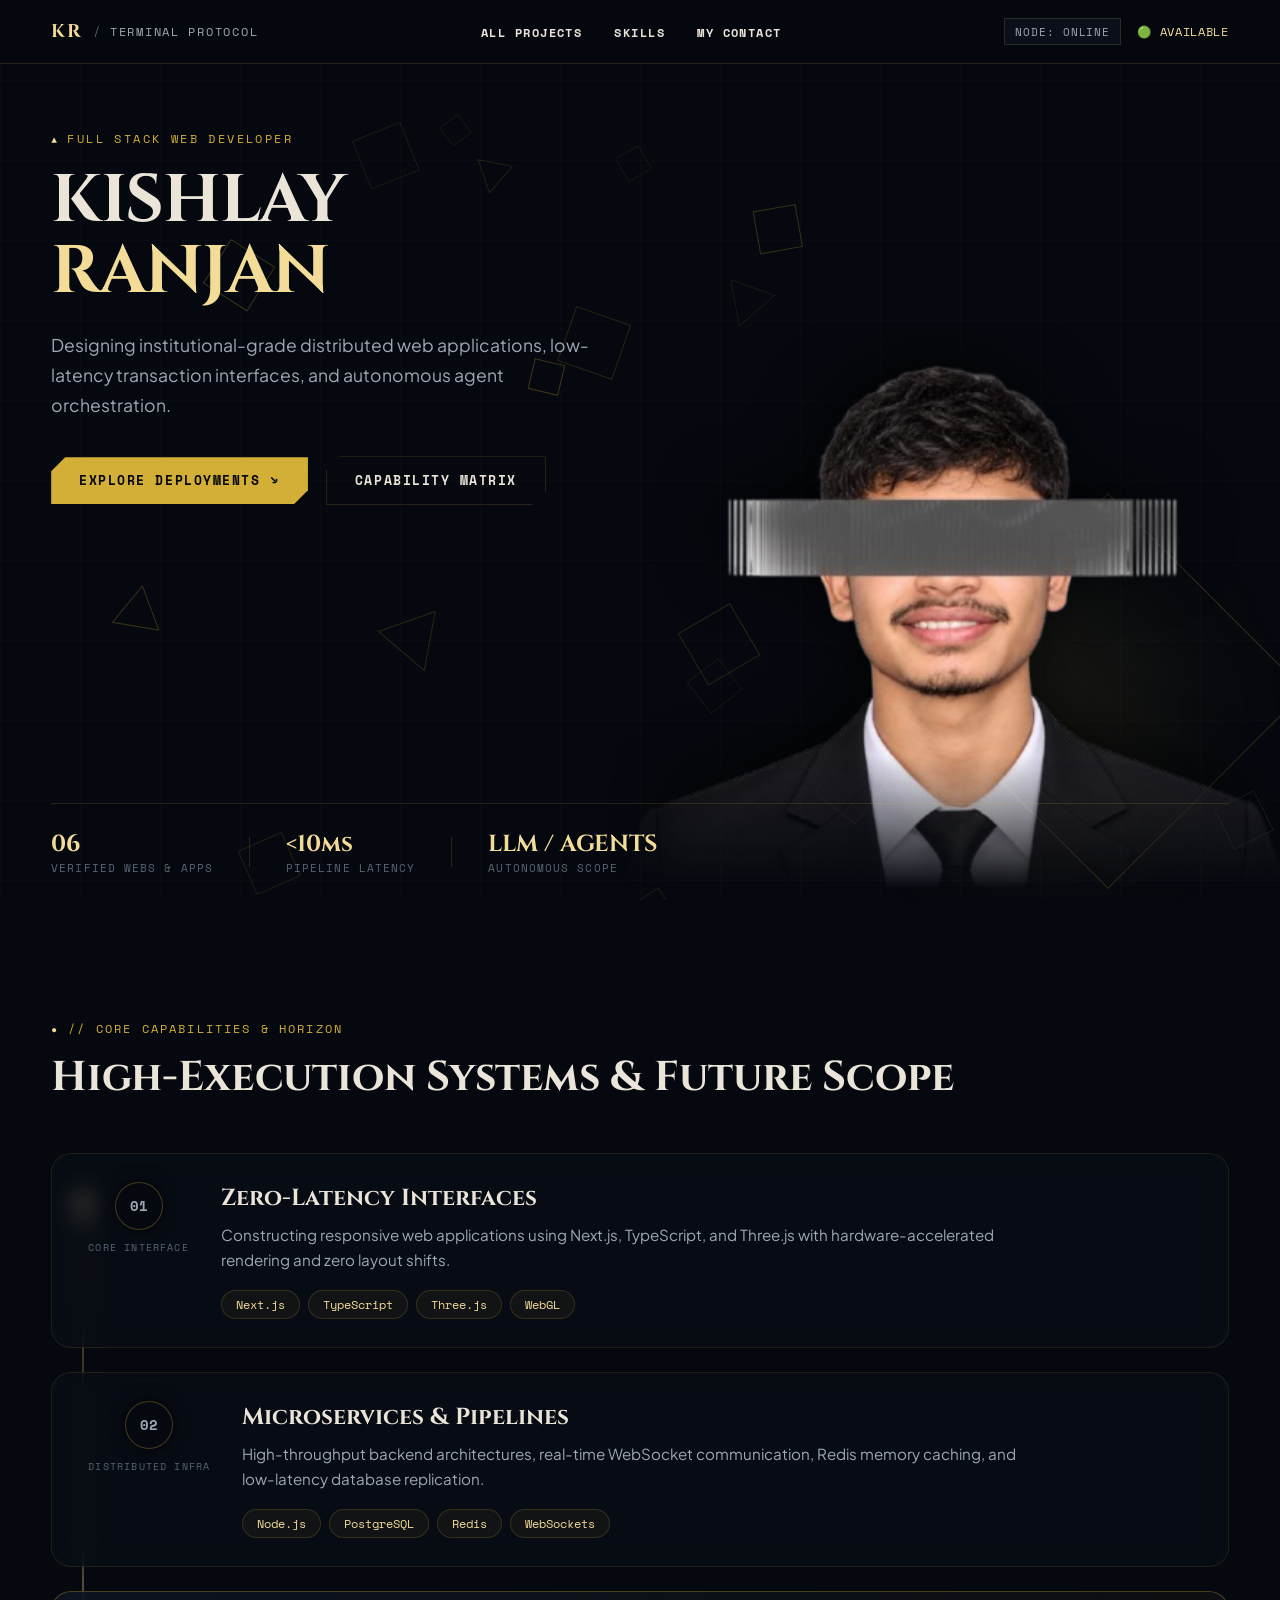
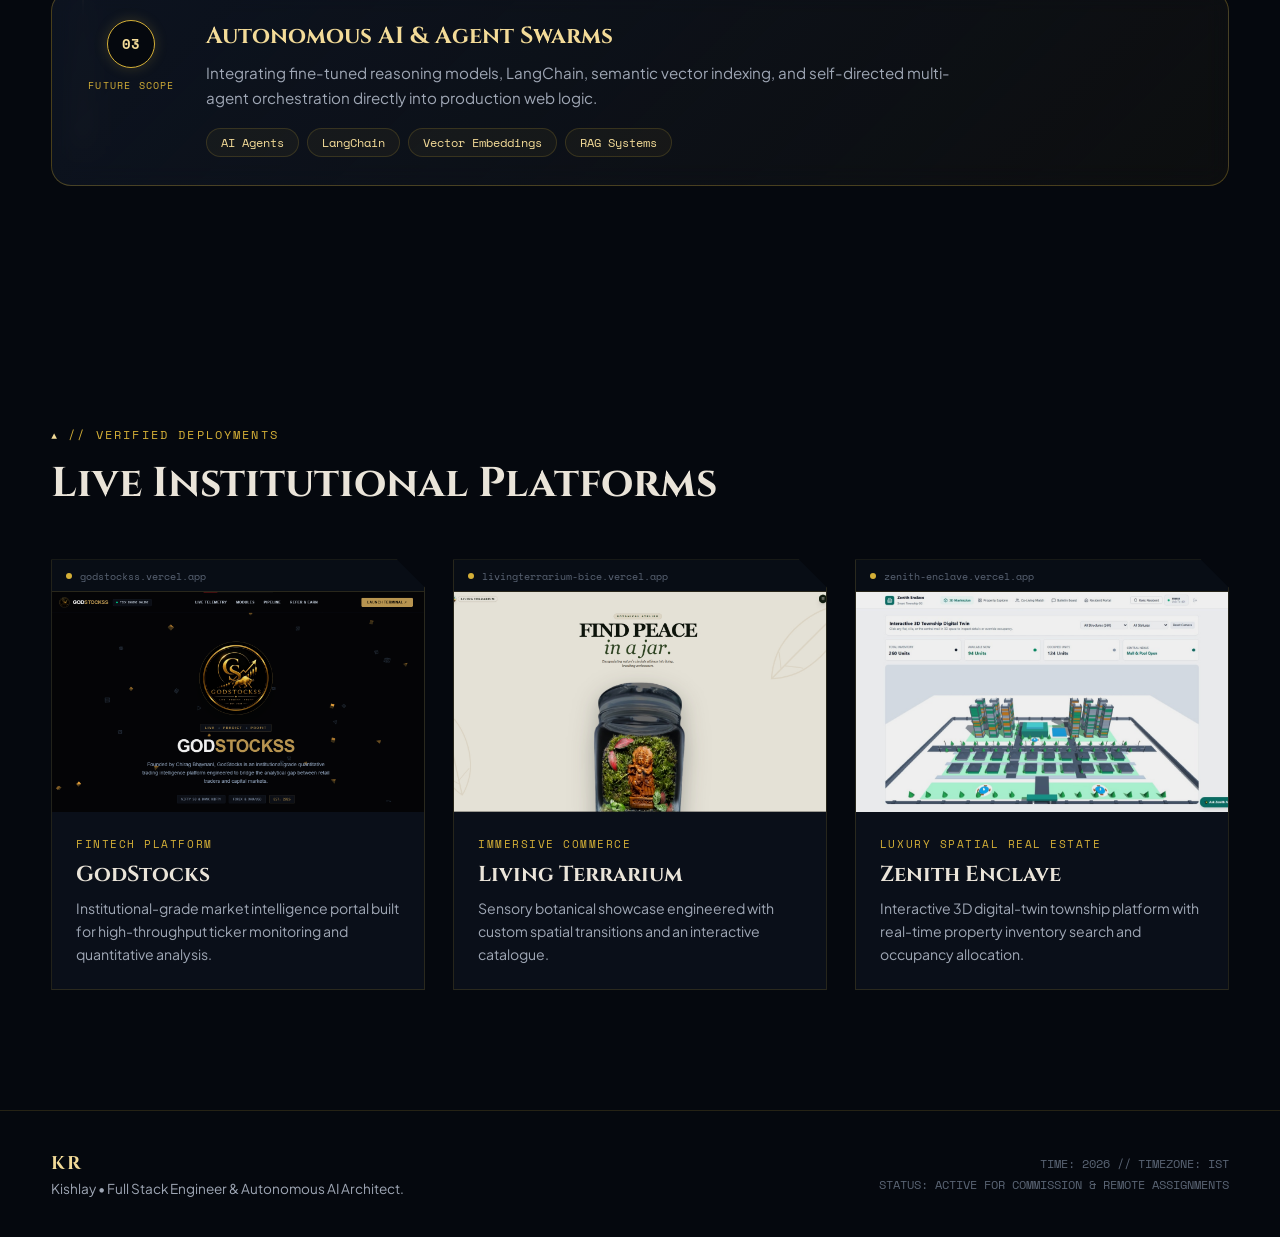
<file: index.html>
<!DOCTYPE html>
<html lang="en">
<head>
  <meta charset="UTF-8" />
  <meta name="viewport" content="width=device-width, initial-scale=1.0" />
  <title>Kishlay — Systems Architect & Autonomous Intelligence</title>
  <link rel="preconnect" href="https://fonts.googleapis.com" />
  <link rel="preconnect" href="https://fonts.gstatic.com" crossorigin />
  <link href="https://fonts.googleapis.com/css2?family=Cinzel:wght@500;700;800&family=Plus+Jakarta+Sans:wght@300;400;500;600;700&family=Space+Mono:ital,wght@0,400;0,700;1,400&display=swap" rel="stylesheet" />

  <style>
    /* ============================================================
       INSTITUTIONAL PALETTE: DEEP NAVY, BEIGE & CHAMPAGNE GOLD
       ============================================================ */
    :root {
      --navy-deep: #05080e;
      --navy-surface: #0a0f19;
      --navy-facet: #0f1726;
      --navy-border: rgba(212, 175, 55, 0.16);

      --gold-primary: #d4af37;
      --gold-bright: #f3db98;
      --gold-faint: rgba(212, 175, 55, 0.08);

      --beige-text: #eae4d9;
      --beige-muted: #9fa7b5;
      --slate-dim: #5a6474;

      --font-serif: 'Cinzel', serif;
      --font-sans: 'Plus Jakarta Sans', system-ui, sans-serif;
      --font-mono: 'Space Mono', monospace;
    }

    *, *::before, *::after {
      box-sizing: border-box;
      margin: 0;
      padding: 0;
    }

    html {
      scroll-behavior: smooth;
      background-color: var(--navy-deep);
      color: var(--beige-text);
      font-family: var(--font-sans);
    }

    body {
      overflow-x: hidden;
      background-color: var(--navy-deep);
    }

    /* Ambient Background Elements */
    #ambientCanvas {
      position: fixed;
      inset: 0;
      pointer-events: none;
      z-index: 0;
    }

    .grid-overlay {
      position: fixed;
      inset: 0;
      pointer-events: none;
      background-image: 
        linear-gradient(to right, rgba(234, 228, 217, 0.02) 1px, transparent 1px),
        linear-gradient(to bottom, rgba(234, 228, 217, 0.02) 1px, transparent 1px);
      background-size: 80px 80px;
      z-index: 1;
    }

    /* ---------- Masthead / Top Navigation ---------- */
    .masthead {
      position: fixed;
      top: 0;
      left: 0;
      right: 0;
      height: 64px;
      padding: 0 4vw;
      display: flex;
      align-items: center;
      justify-content: space-between;
      background: rgba(5, 8, 14, 0.92);
      backdrop-filter: blur(14px);
      -webkit-backdrop-filter: blur(14px);
      border-bottom: 1px solid var(--navy-border);
      z-index: 50;
      font-family: var(--font-mono);
      font-size: 0.78rem;
    }

    .brand-group {
      display: flex;
      align-items: center;
      gap: 10px;
      text-decoration: none;
    }

    .brand-monogram {
      font-family: var(--font-serif);
      font-size: 1.15rem;
      font-weight: 700;
      color: var(--gold-bright);
      letter-spacing: 0.1em;
    }

    .brand-sep { color: var(--slate-dim); }
    .brand-descriptor { color: var(--beige-muted); letter-spacing: 0.15em; font-size: 0.72rem; }

    /* Desktop Nav Links */
    .masthead-nav {
      display: flex;
      align-items: center;
      gap: 32px;
    }

    .nav-link-item,
    .nav-link-item:visited {
      color: var(--beige-text);
      text-decoration: none;
      font-family: var(--font-mono);
      font-size: 0.76rem;
      font-weight: 600;
      letter-spacing: 0.12em;
      padding: 6px 0;
      position: relative;
      transition: color 0.25s ease;
      white-space: nowrap;
    }

    .nav-link-item:hover {
      color: var(--gold-bright);
    }

    .nav-link-item::after {
      content: '';
      position: absolute;
      bottom: 0;
      left: 0;
      width: 0;
      height: 2px;
      background: var(--gold-bright);
      box-shadow: 0 0 8px var(--gold-bright);
      transition: width 0.3s ease;
    }

    .nav-link-item:hover::after {
      width: 100%;
    }

    .telemetry-bar {
      display: flex;
      align-items: center;
      gap: 16px;
    }

    .telemetry-pill {
      padding: 4px 10px;
      background: var(--navy-surface);
      border: 1px solid var(--navy-border);
      color: var(--beige-muted);
      font-size: 0.7rem;
      letter-spacing: 0.08em;
    }

    .telemetry-status {
      color: var(--gold-bright);
      font-size: 0.72rem;
      letter-spacing: 0.06em;
    }

    /* ---------- Hero Stage & Cutout Docking ---------- */
    .hero-stage {
      position: relative;
      min-height: 100vh;
      padding: 130px 4vw 0;
      display: flex;
      flex-direction: column;
      justify-content: space-between;
      overflow: hidden;
      z-index: 2;
    }

    .hero-meta-col {
      max-width: 680px;
      position: relative;
      z-index: 4;
    }

    .geometric-tag {
      font-family: var(--font-mono);
      font-size: 0.75rem;
      letter-spacing: 0.2em;
      color: var(--gold-primary);
      margin-bottom: 1.2rem;
      display: flex;
      align-items: center;
      gap: 8px;
    }

    .tri-symbol {
      font-size: 0.6rem;
      color: var(--gold-bright);
    }

    .hero-title {
      font-family: var(--font-serif);
      font-size: clamp(2.8rem, 6vw, 4.2rem);
      line-height: 1.05;
      letter-spacing: -0.02em;
      color: var(--beige-text);
      margin-bottom: 1.5rem;
    }

    .accent-gold {
      color: var(--gold-bright);
    }

    .hero-statement {
      font-size: 1.1rem;
      line-height: 1.7;
      color: var(--beige-muted);
      max-width: 540px;
      margin-bottom: 2.2rem;
    }

    .hero-cta-group {
      display: flex;
      gap: 18px;
      align-items: center;
      flex-wrap: wrap;
    }

    .poly-btn {
      display: inline-flex;
      align-items: center;
      gap: 10px;
      padding: 14px 28px;
      font-family: var(--font-mono);
      font-size: 0.8rem;
      font-weight: 700;
      letter-spacing: 0.12em;
      text-decoration: none;
      clip-path: polygon(14px 0, 100% 0, 100% calc(100% - 14px), calc(100% - 14px) 100%, 0 100%, 0 14px);
      transition: all 0.3s ease;
    }

    .gold-btn {
      background: var(--gold-primary);
      color: #04070c;
    }
    .gold-btn:hover {
      background: var(--gold-bright);
      transform: translateY(-2px);
    }

    .hollow-btn {
      background: transparent;
      color: var(--beige-text);
      border: 1px solid var(--navy-border);
    }
    .hollow-btn:hover {
      border-color: var(--gold-primary);
      color: var(--gold-bright);
    }

    /* Cutout Masked Gradient */
    .hero-portrait-stage {
      position: absolute;
      right: 0;
      bottom: 0;
      width: 44vw;
      max-width: 540px;
      z-index: 3;
      line-height: 0;
      display: flex;
      justify-content: flex-end;
      pointer-events: none;
    }

    .portrait-ambient-glow {
      position: absolute;
      right: 8%;
      bottom: 0;
      width: 380px;
      height: 380px;
      border-radius: 50%;
      background: radial-gradient(circle, rgba(212, 175, 55, 0.12) 0%, transparent 70%);
      filter: blur(50px);
      z-index: 1;
    }

    .geometric-frame-accent {
      position: absolute;
      right: 6%;
      bottom: 12%;
      width: 280px;
      height: 280px;
      border: 1px solid rgba(212, 175, 55, 0.2);
      transform: rotate(45deg);
      pointer-events: none;
      z-index: 1;
    }

    .hero-cutout {
      position: relative;
      z-index: 2;
      width: auto;
      height: 64vh;
      max-height: 600px;
      display: block;
      -webkit-mask-image: linear-gradient(to bottom, rgba(0,0,0,1) 75%, rgba(0,0,0,0) 98%),
                          linear-gradient(to right, rgba(0,0,0,0) 0%, rgba(0,0,0,1) 12%);
      mask-image: linear-gradient(to bottom, rgba(0,0,0,1) 75%, rgba(0,0,0,0) 98%),
                  linear-gradient(to right, rgba(0,0,0,0) 0%, rgba(0,0,0,1) 12%);
      -webkit-mask-composite: source-in;
      mask-composite: intersect;
      filter: drop-shadow(-10px -10px 30px rgba(0, 0, 0, 0.7));
    }

    /* Hero Ticker Band */
    .hero-ticker-band {
      position: relative;
      z-index: 4;
      display: flex;
      align-items: center;
      gap: 36px;
      padding: 24px 0;
      border-top: 1px solid var(--navy-border);
      margin-top: 60px;
    }

    .ticker-cell {
      display: flex;
      flex-direction: column;
    }

    .kpi-num {
      font-family: var(--font-serif);
      font-size: 1.45rem;
      font-weight: 700;
      color: var(--gold-bright);
    }

    .kpi-name {
      font-family: var(--font-mono);
      font-size: 0.68rem;
      letter-spacing: 0.1em;
      color: var(--slate-dim);
    }

    .ticker-divider {
      width: 1px;
      height: 30px;
      background: var(--navy-border);
    }

    /* ---------- Common Section Layout ---------- */
    .section {
      position: relative;
      z-index: 2;
      padding: 120px 4vw;
      max-width: 1320px;
      margin: 0 auto;
    }

    .section-badge {
      font-family: var(--font-mono);
      font-size: 0.75rem;
      color: var(--gold-primary);
      letter-spacing: 0.18em;
      margin-bottom: 12px;
    }

    .tri-marker {
      font-size: 0.6rem;
      color: var(--gold-bright);
    }

    .section-heading {
      font-family: var(--font-serif);
      font-size: clamp(2rem, 4vw, 2.6rem);
      color: var(--beige-text);
      margin-bottom: 48px;
    }

    /* ---------- Connected Circuit Console Deck ---------- */
    .circuit-deck {
      position: relative;
      display: flex;
      flex-direction: column;
      gap: 24px;
      margin-top: 20px;
    }

    .circuit-rail {
      position: absolute;
      top: 40px;
      bottom: 40px;
      left: 31px;
      width: 2px;
      background: linear-gradient(180deg, rgba(212, 175, 55, 0.5) 0%, rgba(212, 175, 55, 0.15) 50%, rgba(243, 219, 152, 0.6) 100%);
      z-index: 1;
    }

    .circuit-glow-pulse {
      position: absolute;
      width: 6px;
      height: 24px;
      left: -2px;
      border-radius: 4px;
      background: var(--gold-bright);
      box-shadow: 0 0 12px var(--gold-bright);
      animation: railPulse 4s infinite ease-in-out;
    }

    @keyframes railPulse {
      0% { top: 0; opacity: 0.3; }
      50% { top: calc(100% - 24px); opacity: 1; }
      100% { top: 0; opacity: 0.3; }
    }

    .circuit-node {
      position: relative;
      z-index: 2;
      display: flex;
      align-items: flex-start;
      gap: 32px;
      padding: 28px 36px;
      background: rgba(10, 15, 25, 0.55);
      border-radius: 20px;
      border: 1px solid rgba(212, 175, 55, 0.12);
      backdrop-filter: blur(12px);
      -webkit-backdrop-filter: blur(12px);
      transition: transform 0.35s ease, border-color 0.35s ease, background 0.35s ease;
    }

    .circuit-node:hover {
      transform: translateX(8px);
      background: rgba(15, 23, 38, 0.85);
      border-color: rgba(212, 175, 55, 0.35);
    }

    .circuit-node.featured-node {
      border-color: rgba(212, 175, 55, 0.3);
      background: linear-gradient(135deg, rgba(15, 23, 38, 0.75) 0%, rgba(212, 175, 55, 0.04) 100%);
    }

    .node-anchor {
      display: flex;
      flex-direction: column;
      align-items: center;
      gap: 10px;
      min-width: 64px;
    }

    .node-ring {
      width: 48px;
      height: 48px;
      border-radius: 50%;
      border: 1px solid rgba(212, 175, 55, 0.3);
      background: var(--navy-deep);
      display: flex;
      align-items: center;
      justify-content: center;
      box-shadow: 0 0 16px rgba(0, 0, 0, 0.6);
      transition: border-color 0.3s ease, box-shadow 0.3s ease;
    }

    .circuit-node:hover .node-ring {
      border-color: var(--gold-primary);
      box-shadow: 0 0 18px rgba(212, 175, 55, 0.25);
    }

    .node-core {
      font-family: var(--font-mono);
      font-size: 0.85rem;
      font-weight: 700;
      color: var(--beige-muted);
    }

    .gold-ring {
      border-color: var(--gold-primary);
      box-shadow: 0 0 14px rgba(212, 175, 55, 0.2);
    }

    .gold-core {
      color: var(--gold-bright);
    }

    .node-status-tag {
      font-family: var(--font-mono);
      font-size: 0.62rem;
      letter-spacing: 0.12em;
      color: var(--slate-dim);
      white-space: nowrap;
    }

    .gold-tag {
      color: var(--gold-primary);
    }

    .node-detail {
      flex: 1;
    }

    .node-title {
      font-family: var(--font-serif);
      font-size: 1.45rem;
      color: var(--beige-text);
      margin-bottom: 8px;
    }

    .gold-title {
      color: var(--gold-bright);
    }

    .node-desc {
      font-size: 0.95rem;
      line-height: 1.65;
      color: var(--beige-muted);
      max-width: 780px;
      margin-bottom: 18px;
    }

    .node-pills {
      display: flex;
      flex-wrap: wrap;
      gap: 8px;
    }

    .node-pills span {
      font-family: var(--font-mono);
      font-size: 0.72rem;
      padding: 5px 14px;
      border-radius: 100px;
      background: rgba(212, 175, 55, 0.05);
      border: 1px solid rgba(212, 175, 55, 0.18);
      color: var(--gold-bright);
    }

    /* ---------- Production Platform Sliced Cards ---------- */
    .showcase-tri-grid {
      display: grid;
      grid-template-columns: repeat(3, 1fr);
      gap: 28px;
    }

    .project-polygon-card {
      position: relative;
      background: var(--navy-surface);
      clip-path: polygon(0 0, calc(100% - 28px) 0, 100% 28px, 100% 100%, 0 100%);
      border: 1px solid var(--navy-border);
      transition: transform 0.35s ease, border-color 0.35s ease;
    }

    .project-polygon-card:hover {
      transform: translateY(-6px);
      border-color: rgba(212, 175, 55, 0.4);
    }

    .preview-browser-header {
      height: 32px;
      padding: 0 14px;
      display: flex;
      align-items: center;
      gap: 8px;
      background: #080d15;
      border-bottom: 1px solid var(--navy-border);
    }

    .terminal-dot {
      width: 6px;
      height: 6px;
      border-radius: 50%;
      background: var(--gold-primary);
    }

    .terminal-url {
      font-family: var(--font-mono);
      font-size: 0.65rem;
      color: var(--slate-dim);
    }

    .img-viewport {
      position: relative;
      height: 220px;
      overflow: hidden;
      background: #04070c;
    }

    .viewport-shot {
      width: 100%;
      height: 100%;
      object-fit: cover;
      object-position: top center;
      display: block;
      transition: transform 0.5s cubic-bezier(0.16, 1, 0.3, 1), filter 0.3s ease;
      filter: brightness(0.92) contrast(1.04);
    }

    .project-polygon-card:hover .viewport-shot {
      transform: scale(1.05);
      filter: brightness(1);
    }

    .facet-link-overlay {
      position: absolute;
      inset: 0;
      background: rgba(5, 8, 14, 0.78);
      backdrop-filter: blur(4px);
      display: flex;
      align-items: center;
      justify-content: center;
      font-family: var(--font-mono);
      font-size: 0.8rem;
      font-weight: 700;
      letter-spacing: 0.12em;
      color: var(--gold-bright);
      text-decoration: none;
      opacity: 0;
      transition: opacity 0.25s ease;
    }

    .project-polygon-card:hover .facet-link-overlay {
      opacity: 1;
    }

    .card-details {
      padding: 24px;
    }

    .category-indicator {
      font-family: var(--font-mono);
      font-size: 0.68rem;
      letter-spacing: 0.14em;
      color: var(--gold-primary);
      display: block;
      margin-bottom: 8px;
    }

    .platform-name {
      font-family: var(--font-serif);
      font-size: 1.35rem;
      color: var(--beige-text);
      margin-bottom: 8px;
    }

    .platform-summary {
      font-size: 0.88rem;
      line-height: 1.6;
      color: var(--beige-muted);
    }

    /* ---------- Terminal Footer ---------- */
    .terminal-footer {
      border-top: 1px solid var(--navy-border);
      padding: 40px 4vw;
      display: flex;
      justify-content: space-between;
      align-items: center;
      background: var(--navy-deep);
    }

    .footer-block p {
      font-size: 0.85rem;
      color: var(--beige-muted);
      margin-top: 4px;
    }

    .footer-meta {
      display: flex;
      flex-direction: column;
      gap: 4px;
      font-family: var(--font-mono);
      font-size: 0.72rem;
      color: var(--slate-dim);
      text-align: right;
    }

    /* ============================================================
       MOBILE NAVBAR & VIEWPORT OVERHAUL (ZERO CONGESTION)
       ============================================================ */
    @media (max-width: 992px) {
      .showcase-tri-grid {
        grid-template-columns: 1fr;
      }
    }

    @media (max-width: 768px) {
      .masthead {
        height: 56px;
        padding: 0 16px;
      }

      /* Space-eating descriptors hide on mobile */
      .brand-descriptor,
      .brand-sep,
      .telemetry-bar {
        display: none !important;
      }

      .brand-group {
        gap: 0;
      }

      .brand-monogram {
        font-size: 1.05rem;
      }

      /* Uncongested, balanced navigation links */
      .masthead-nav {
        display: flex !important;
        align-items: center;
        gap: 14px;
      }

      .nav-link-item {
        font-size: 0.68rem;
        letter-spacing: 0.06em;
        padding: 4px 0;
      }

      /* Hero scaling for mobile */
      .hero-stage {
        padding: 95px 5vw 0;
        min-height: auto;
      }

      .hero-statement {
        font-size: 0.95rem;
        margin-bottom: 1.8rem;
      }

      .hero-portrait-stage {
        position: relative;
        width: 100%;
        max-width: 320px;
        margin: 25px auto 0;
        justify-content: center;
      }

      .hero-cutout {
        height: 38vh;
        max-height: 360px;
      }

      .hero-ticker-band {
        flex-direction: column;
        align-items: flex-start;
        gap: 14px;
        margin-top: 30px;
        padding: 20px 0;
      }

      .ticker-divider {
        display: none;
      }

      .section {
        padding: 80px 5vw;
      }

      .circuit-rail {
        display: none;
      }

      .circuit-node {
        flex-direction: column;
        padding: 22px 18px;
        gap: 14px;
      }

      .terminal-footer {
        flex-direction: column;
        gap: 16px;
        text-align: center;
      }

      .footer-meta {
        text-align: center;
      }
    }

    /* Extra small mobile screens (below 380px) */
    @media (max-width: 380px) {
      .masthead {
        padding: 0 10px;
      }

      .masthead-nav {
        gap: 8px;
      }

      .nav-link-item {
        font-size: 0.62rem;
        letter-spacing: 0.04em;
      }

      .poly-btn {
        padding: 12px 20px;
        font-size: 0.72rem;
      }
    }
  </style>
</head>
<body>

  <!-- Dynamic Electric Discharges & Fast Floating Geometry -->
  <canvas id="ambientCanvas"></canvas>
  <div class="grid-overlay"></div>

  <!-- Top Masthead Bar -->
  <header class="masthead">
    <a href="index.html" class="brand-group">
      <span class="brand-monogram">KR</span>
      <span class="brand-sep">/</span>
      <span class="brand-descriptor">TERMINAL PROTOCOL</span>
    </a>

    <!-- Multi-Page Navigation -->
    <nav class="masthead-nav">
      <a href="projects.html" class="nav-link-item">ALL PROJECTS</a>
      <a href="skills.html" class="nav-link-item">SKILLS</a>
      <a href="contact.html" class="nav-link-item">MY CONTACT</a>
    </nav>

    <div class="telemetry-bar">
      <span class="telemetry-pill">NODE: ONLINE</span>
      <span class="telemetry-status">🟢 AVAILABLE</span>
    </div>
  </header>

  <!-- Hero Section -->
  <section class="hero-stage">
    <div class="hero-meta-col">
      <div class="geometric-tag">
        <span class="tri-symbol">▲</span> FULL STACK WEB DEVELOPER
      </div>

      <h1 class="hero-title">
        KISHLAY<br />
        <span class="accent-gold">RANJAN</span>
      </h1>

      <p class="hero-statement">
        Designing institutional-grade distributed web applications, low-latency transaction interfaces, and autonomous agent orchestration.
      </p>

      <div class="hero-cta-group">
        <a href="projects.html" class="poly-btn gold-btn">
          <span>EXPLORE DEPLOYMENTS</span>
          <span class="btn-arrow">↘</span>
        </a>
        <a href="skills.html" class="poly-btn hollow-btn">
          <span>CAPABILITY MATRIX</span>
        </a>
      </div>
    </div>

    <!-- Cutout Docked Flush to Bottom-Right -->
    <div class="hero-portrait-stage">
      <div class="portrait-ambient-glow"></div>
      <div class="geometric-frame-accent"></div>
      <img src="photo.png" alt="Kishlay" class="hero-cutout" />
    </div>

    <div class="hero-ticker-band">
      <div class="ticker-cell">
        <span class="kpi-num">06</span>
        <span class="kpi-name">VERIFIED WEBS & APPS</span>
      </div>
      <div class="ticker-divider"></div>
      <div class="ticker-cell">
        <span class="kpi-num">&lt;10ms</span>
        <span class="kpi-name">PIPELINE LATENCY</span>
      </div>
      <div class="ticker-divider"></div>
      <div class="ticker-cell">
        <span class="kpi-num">LLM / AGENTS</span>
        <span class="kpi-name">AUTONOMOUS SCOPE</span>
      </div>
    </div>
  </section>

  <!-- Capabilities: Connected Circuit Console -->
  <section class="section" id="capabilities">
    <div class="section-badge">
      <span class="tri-marker">●</span> // CORE CAPABILITIES & HORIZON
    </div>
    <h2 class="section-heading">High-Execution Systems & Future Scope</h2>

    <div class="circuit-deck">
      <div class="circuit-rail">
        <div class="circuit-glow-pulse"></div>
      </div>

      <!-- Node 01 -->
      <div class="circuit-node">
        <div class="node-anchor">
          <div class="node-ring"><span class="node-core">01</span></div>
          <span class="node-status-tag">CORE INTERFACE</span>
        </div>
        <div class="node-detail">
          <h3 class="node-title">Zero-Latency Interfaces</h3>
          <p class="node-desc">
            Constructing responsive web applications using Next.js, TypeScript, and Three.js with hardware-accelerated rendering and zero layout shifts.
          </p>
          <div class="node-pills">
            <span>Next.js</span>
            <span>TypeScript</span>
            <span>Three.js</span>
            <span>WebGL</span>
          </div>
        </div>
      </div>

      <!-- Node 02 -->
      <div class="circuit-node">
        <div class="node-anchor">
          <div class="node-ring"><span class="node-core">02</span></div>
          <span class="node-status-tag">DISTRIBUTED INFRA</span>
        </div>
        <div class="node-detail">
          <h3 class="node-title">Microservices & Pipelines</h3>
          <p class="node-desc">
            High-throughput backend architectures, real-time WebSocket communication, Redis memory caching, and low-latency database replication.
          </p>
          <div class="node-pills">
            <span>Node.js</span>
            <span>PostgreSQL</span>
            <span>Redis</span>
            <span>WebSockets</span>
          </div>
        </div>
      </div>

      <!-- Node 03 -->
      <div class="circuit-node featured-node">
        <div class="node-anchor">
          <div class="node-ring gold-ring"><span class="node-core gold-core">03</span></div>
          <span class="node-status-tag gold-tag">FUTURE SCOPE</span>
        </div>
        <div class="node-detail">
          <h3 class="node-title gold-title">Autonomous AI & Agent Swarms</h3>
          <p class="node-desc">
            Integrating fine-tuned reasoning models, LangChain, semantic vector indexing, and self-directed multi-agent orchestration directly into production web logic.
          </p>
          <div class="node-pills">
            <span>AI Agents</span>
            <span>LangChain</span>
            <span>Vector Embeddings</span>
            <span>RAG Systems</span>
          </div>
        </div>
      </div>
    </div>
  </section>

  <!-- Production Platforms -->
  <section class="section" id="work">
    <div class="section-badge">
      <span class="tri-marker">▲</span> // VERIFIED DEPLOYMENTS
    </div>
    <h2 class="section-heading">Live Institutional Platforms</h2>

    <div class="showcase-tri-grid">
      <!-- Project 1: GodStocks -->
      <div class="project-polygon-card">
        <div class="card-inner-facet">
          <div class="preview-browser-header">
            <span class="terminal-dot"></span>
            <span class="terminal-url">godstockss.vercel.app</span>
          </div>
          <div class="img-viewport">
            <img src="./godstocks.png" alt="GodStocks" class="viewport-shot" />
            <a href="https://godstockss.vercel.app/" target="_blank" rel="noopener noreferrer" class="facet-link-overlay">
              <span>LAUNCH ENGINE ↗</span>
            </a>
          </div>
          <div class="card-details">
            <span class="category-indicator">FINTECH PLATFORM</span>
            <h3 class="platform-name">GodStocks</h3>
            <p class="platform-summary">Institutional-grade market intelligence portal built for high-throughput ticker monitoring and quantitative analysis.</p>
          </div>
        </div>
      </div>

      <!-- Project 2: Living Terrarium -->
      <div class="project-polygon-card">
        <div class="card-inner-facet">
          <div class="preview-browser-header">
            <span class="terminal-dot"></span>
            <span class="terminal-url">livingterrarium-bice.vercel.app</span>
          </div>
          <div class="img-viewport">
            <img src="./living-terrarium.jpg" alt="Living Terrarium" class="viewport-shot" />
            <a href="https://livingterrarium-bice.vercel.app/" target="_blank" rel="noopener noreferrer" class="facet-link-overlay">
              <span>LAUNCH STORE ↗</span>
            </a>
          </div>
          <div class="card-details">
            <span class="category-indicator">IMMERSIVE COMMERCE</span>
            <h3 class="platform-name">Living Terrarium</h3>
            <p class="platform-summary">Sensory botanical showcase engineered with custom spatial transitions and an interactive catalogue.</p>
          </div>
        </div>
      </div>

      <!-- Project 3: Zenith Enclave -->
      <div class="project-polygon-card">
        <div class="card-inner-facet">
          <div class="preview-browser-header">
            <span class="terminal-dot"></span>
            <span class="terminal-url">zenith-enclave.vercel.app</span>
          </div>
          <div class="img-viewport">
            <img src="./zenith-enclave.png" alt="Zenith Enclave" class="viewport-shot" />
            <a href="https://zenith-enclave.vercel.app/" target="_blank" rel="noopener noreferrer" class="facet-link-overlay">
              <span>LAUNCH TWIN ↗</span>
            </a>
          </div>
          <div class="card-details">
            <span class="category-indicator">LUXURY SPATIAL REAL ESTATE</span>
            <h3 class="platform-name">Zenith Enclave</h3>
            <p class="platform-summary">Interactive 3D digital-twin township platform with real-time property inventory search and occupancy allocation.</p>
          </div>
        </div>
      </div>
    </div>
  </section>

  <!-- Institutional Terminal Footer -->
  <footer class="terminal-footer">
    <div class="footer-block">
      <span class="brand-monogram">KR</span>
      <p>Kishlay &bull; Full Stack Engineer & Autonomous AI Architect.</p>
    </div>
    <div class="footer-meta">
      <span>TIME: 2026 // TIMEZONE: IST</span>
      <span>STATUS: ACTIVE FOR COMMISSION & REMOTE ASSIGNMENTS</span>
    </div>
  </footer>

  <!-- Spark & Geometry Engine -->
  <script>
    (() => {
      const canvas = document.getElementById('ambientCanvas');
      const ctx = canvas.getContext('2d');
      let w, h;
      function resize() {
        w = canvas.width = window.innerWidth;
        h = canvas.height = window.innerHeight;
      }
      window.addEventListener('resize', resize);
      resize();

      class FloatingPolygon {
        constructor() { this.reset(true); }
        reset(initial = false) {
          this.x = Math.random() * w;
          this.y = initial ? Math.random() * h : (Math.random() > 0.5 ? -40 : h + 40);
          this.size = Math.random() * 28 + 14;
          const angle = Math.random() * Math.PI * 2;
          const speed = Math.random() * 2.2 + 1.2;
          this.vx = Math.cos(angle) * speed;
          this.vy = Math.sin(angle) * speed;
          this.rot = Math.random() * Math.PI * 2;
          this.rotSpeed = (Math.random() - 0.5) * 0.04;
          this.sides = Math.random() > 0.5 ? 3 : 4;
          this.alpha = Math.random() * 0.22 + 0.08;
        }
        update() {
          this.x += this.vx;
          this.y += this.vy;
          this.rot += this.rotSpeed;
          if (this.x < -60 || this.x > w + 60 || this.y < -60 || this.y > h + 60) this.reset(false);
        }
        draw(ctx) {
          ctx.save();
          ctx.translate(this.x, this.y);
          ctx.rotate(this.rot);
          ctx.strokeStyle = `rgba(212, 175, 55, ${this.alpha})`;
          ctx.lineWidth = 1;
          ctx.beginPath();
          for (let i = 0; i < this.sides; i++) {
            const a = (i * 2 * Math.PI) / this.sides;
            const px = Math.cos(a) * this.size;
            const py = Math.sin(a) * this.size;
            if (i === 0) ctx.moveTo(px, py);
            else ctx.lineTo(px, py);
          }
          ctx.closePath();
          ctx.stroke();
          ctx.restore();
        }
      }
      const polygons = Array.from({ length: 24 }, () => new FloatingPolygon());

      let sparks = [];
      let lastMouse = { x: w / 2, y: h / 2 };

      class LightningSpark {
        constructor(startX, startY, targetX, targetY) {
          this.life = 1.0;
          this.decay = Math.random() * 0.08 + 0.05;
          this.segments = [];
          this.color = Math.random() > 0.3 ? '#f3db98' : '#ffffff';
          this.width = Math.random() * 1.8 + 0.8;
          let curX = startX;
          let curY = startY;
          this.segments.push({ x: curX, y: curY });
          const steps = 6;
          const dx = (targetX - startX) / steps;
          const dy = (targetY - startY) / steps;
          for (let i = 1; i <= steps; i++) {
            curX = startX + dx * i + (Math.random() - 0.5) * 35;
            curY = startY + dy * i + (Math.random() - 0.5) * 35;
            this.segments.push({ x: curX, y: curY });
          }
        }
        update() { this.life -= this.decay; }
        draw(ctx) {
          if (this.life <= 0 || this.segments.length < 2) return;
          ctx.save();
          ctx.globalAlpha = Math.max(0, this.life);
          ctx.strokeStyle = this.color;
          ctx.lineWidth = this.width;
          ctx.shadowColor = '#d4af37';
          ctx.shadowBlur = 8;
          ctx.beginPath();
          ctx.moveTo(this.segments[0].x, this.segments[0].y);
          for (let i = 1; i < this.segments.length; i++) {
            ctx.lineTo(this.segments[i].x, this.segments[i].y);
          }
          ctx.stroke();
          ctx.restore();
        }
      }

      window.addEventListener('mousemove', (e) => {
        const dist = Math.hypot(e.clientX - lastMouse.x, e.clientY - lastMouse.y);
        if (dist > 8) {
          for (let i = 0; i < 2; i++) {
            const angle = Math.random() * Math.PI * 2;
            const reach = Math.random() * 45 + 15;
            sparks.push(new LightningSpark(e.clientX, e.clientY, e.clientX + Math.cos(angle) * reach, e.clientY + Math.sin(angle) * reach));
          }
        }
        lastMouse = { x: e.clientX, y: e.clientY };
      });

      function render() {
        ctx.clearRect(0, 0, w, h);
        for (let poly of polygons) { poly.update(); poly.draw(ctx); }
        for (let i = sparks.length - 1; i >= 0; i--) {
          sparks[i].update(); sparks[i].draw(ctx);
          if (sparks[i].life <= 0) sparks.splice(i, 1);
        }
        requestAnimationFrame(render);
      }
      render();
    })();
  </script>
</body>
</html>
</file>
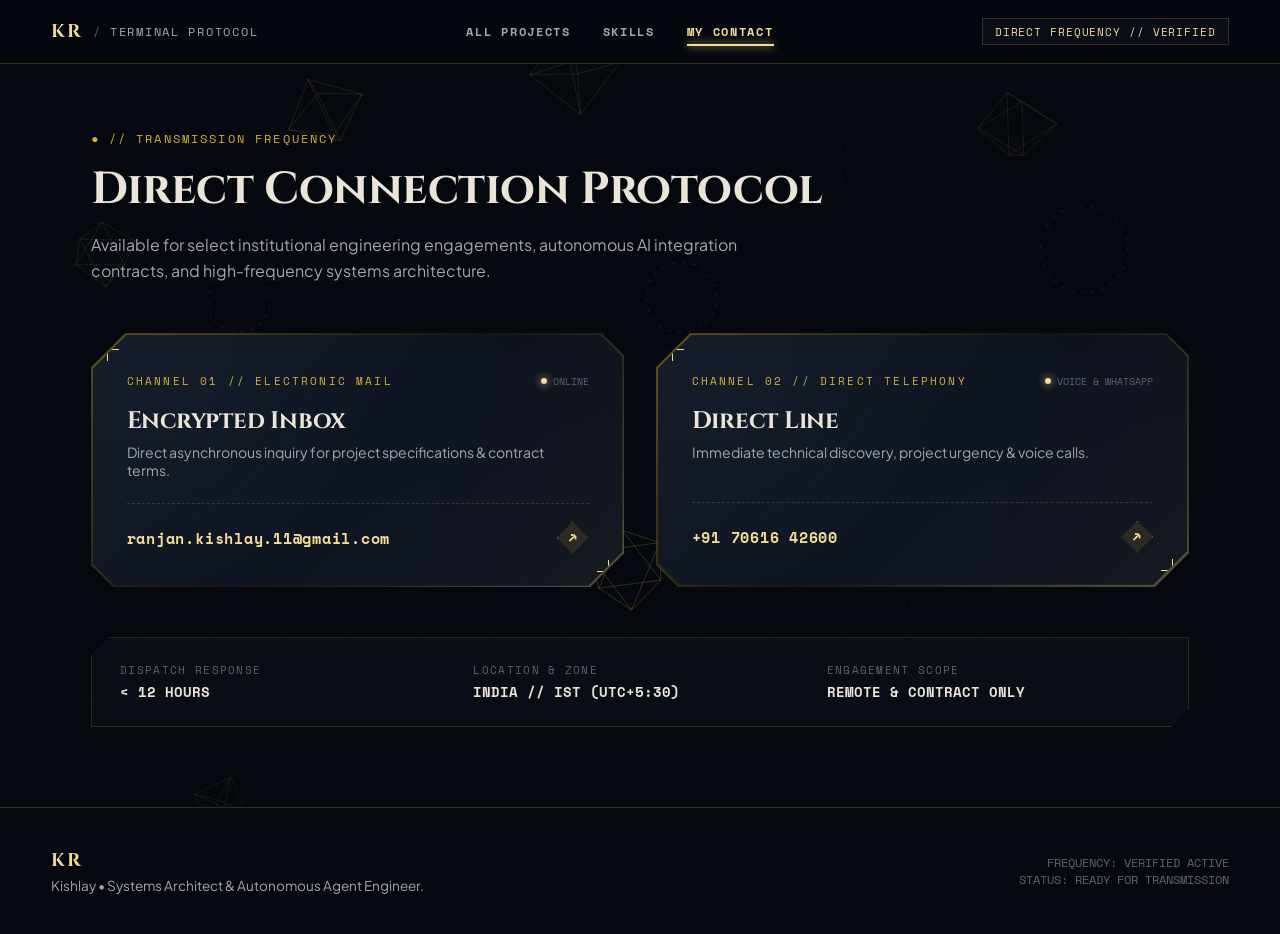
<file: contact.html>
<!DOCTYPE html>
<html lang="en">
<head>
  <meta charset="UTF-8" />
  <meta name="viewport" content="width=device-width, initial-scale=1.0" />
  <title>Direct Transmission — Kishlay</title>
  <link rel="preconnect" href="https://fonts.googleapis.com" />
  <link rel="preconnect" href="https://fonts.gstatic.com" crossorigin />
  <link href="https://fonts.googleapis.com/css2?family=Cinzel:wght@600;700;800&family=Plus+Jakarta+Sans:wght@400;500;600;700&family=Space+Mono:ital,wght@0,400;0,700;1,400&display=swap" rel="stylesheet" />

  <style>
    :root {
      --navy-deep: #05080e;
      --navy-card: rgba(11, 17, 29, 0.85);
      --navy-hover: rgba(17, 26, 44, 0.95);
      --navy-border: rgba(212, 175, 55, 0.22);
      
      --gold-primary: #d4af37;
      --gold-bright: #f3db98;
      --gold-faint: rgba(212, 175, 55, 0.08);

      --beige-text: #eae4d9;
      --beige-muted: #9fa7b5;
      --slate-dim: #5a6474;

      --font-serif: 'Cinzel', serif;
      --font-sans: 'Plus Jakarta Sans', system-ui, sans-serif;
      --font-mono: 'Space Mono', monospace;
    }

    *, *::before, *::after {
      box-sizing: border-box;
      margin: 0;
      padding: 0;
    }

    html, body {
      background-color: var(--navy-deep);
      color: var(--beige-text);
      font-family: var(--font-sans);
      min-height: 100vh;
      overflow-x: hidden;
    }

    /* Ambient Kinetic Background */
    #kineticCanvas {
      position: fixed;
      inset: 0;
      z-index: 0;
      pointer-events: none;
    }

    .bg-grid {
      position: fixed;
      inset: 0;
      pointer-events: none;
      background-image: 
        linear-gradient(to right, rgba(234, 228, 217, 0.02) 1px, transparent 1px),
        linear-gradient(to bottom, rgba(234, 228, 217, 0.02) 1px, transparent 1px);
      background-size: 70px 70px;
      z-index: 1;
    }

    /* Masthead Navigation */
    .masthead {
      position: fixed;
      top: 0;
      left: 0;
      right: 0;
      height: 64px;
      padding: 0 4vw;
      display: flex;
      align-items: center;
      justify-content: space-between;
      background: rgba(5, 8, 14, 0.92);
      backdrop-filter: blur(14px);
      -webkit-backdrop-filter: blur(14px);
      border-bottom: 1px solid var(--navy-border);
      z-index: 50;
      font-family: var(--font-mono);
      font-size: 0.78rem;
    }

    .brand-group {
      display: flex;
      align-items: center;
      gap: 10px;
      text-decoration: none;
    }

    .brand-monogram {
      font-family: var(--font-serif);
      font-size: 1.15rem;
      font-weight: 700;
      color: var(--gold-bright);
      letter-spacing: 0.1em;
    }

    .brand-sep { color: var(--slate-dim); }
    .brand-descriptor { color: var(--beige-muted); letter-spacing: 0.15em; font-size: 0.72rem; }

    .masthead-nav {
      display: flex;
      align-items: center;
      gap: 32px;
    }

    .nav-link {
      color: var(--beige-muted);
      text-decoration: none;
      font-family: var(--font-mono);
      font-size: 0.75rem;
      font-weight: 600;
      letter-spacing: 0.14em;
      padding: 6px 0;
      position: relative;
      transition: color 0.25s ease;
    }

    .nav-link:hover, .nav-link.active {
      color: var(--gold-bright);
    }

    .nav-link.active::after {
      content: '';
      position: absolute;
      bottom: 0;
      left: 0;
      width: 100%;
      height: 2px;
      background: var(--gold-bright);
      box-shadow: 0 0 8px var(--gold-bright);
    }

    .telemetry-pill {
      padding: 4px 12px;
      background: #090e18;
      border: 1px solid var(--navy-border);
      color: var(--gold-bright);
      font-size: 0.7rem;
      letter-spacing: 0.08em;
      font-family: var(--font-mono);
    }

    /* Contact Stage */
    .contact-stage {
      position: relative;
      z-index: 2;
      max-width: 1200px;
      margin: 0 auto;
      padding: 130px 4vw 80px;
    }

    .section-badge {
      font-family: var(--font-mono);
      font-size: 0.75rem;
      color: var(--gold-primary);
      letter-spacing: 0.18em;
      margin-bottom: 12px;
      display: flex;
      align-items: center;
      gap: 8px;
    }

    .section-title {
      font-family: var(--font-serif);
      font-size: 2.8rem;
      color: var(--beige-text);
      letter-spacing: -0.01em;
      margin-bottom: 12px;
    }

    .section-desc {
      font-size: 1rem;
      line-height: 1.6;
      color: var(--beige-muted);
      max-width: 680px;
      margin-bottom: 50px;
    }

    /* ============================================================
       POLYGONAL TRANSMISSION NODES (NO SIMPLE BOXES)
       ============================================================ */
    .transmission-grid {
      display: grid;
      grid-template-columns: repeat(2, 1fr);
      gap: 32px;
      margin-bottom: 50px;
    }

    .poly-node-wrap {
      position: relative;
      /* Asymmetrical 8-sided faceted prism cut */
      clip-path: polygon(
        34px 0%,
        calc(100% - 22px) 0%,
        100% 22px,
        100% calc(100% - 34px),
        calc(100% - 34px) 100%,
        22px 100%,
        0% calc(100% - 22px),
        0% 34px
      );
      background: linear-gradient(135deg, rgba(212, 175, 55, 0.45) 0%, rgba(212, 175, 55, 0.08) 50%, rgba(243, 219, 152, 0.35) 100%);
      padding: 1.5px;
      backdrop-filter: blur(10px);
      -webkit-backdrop-filter: blur(10px);
      transition: transform 0.35s cubic-bezier(0.16, 1, 0.3, 1), box-shadow 0.35s ease;
    }

    .poly-node-wrap:hover {
      transform: translateY(-6px);
      box-shadow: 0 20px 40px rgba(0, 0, 0, 0.8), 0 0 30px rgba(212, 175, 55, 0.25);
    }

    .poly-node-card {
      position: relative;
      background: radial-gradient(circle at 10% 10%, var(--navy-hover), var(--navy-card) 90%);
      clip-path: polygon(
        34px 0%,
        calc(100% - 22px) 0%,
        100% 22px,
        100% calc(100% - 34px),
        calc(100% - 34px) 100%,
        22px 100%,
        0% calc(100% - 22px),
        0% 34px
      );
      padding: 38px 34px 32px;
      display: flex;
      flex-direction: column;
      justify-content: space-between;
      min-height: 250px;
    }

    .crosshair-tl {
      position: absolute;
      top: 14px;
      left: 14px;
      width: 12px;
      height: 12px;
      border-top: 1.5px solid var(--gold-bright);
      border-left: 1.5px solid var(--gold-bright);
      pointer-events: none;
    }

    .crosshair-br {
      position: absolute;
      bottom: 14px;
      right: 14px;
      width: 12px;
      height: 12px;
      border-bottom: 1.5px solid var(--gold-bright);
      border-right: 1.5px solid var(--gold-bright);
      pointer-events: none;
    }

    .node-header {
      display: flex;
      justify-content: space-between;
      align-items: center;
      margin-bottom: 16px;
    }

    .node-channel {
      font-family: var(--font-mono);
      font-size: 0.68rem;
      letter-spacing: 0.2em;
      color: var(--gold-primary);
    }

    .node-status-indicator {
      display: flex;
      align-items: center;
      gap: 6px;
      font-family: var(--font-mono);
      font-size: 0.65rem;
      color: var(--slate-dim);
    }

    .pulse-dot {
      width: 6px;
      height: 6px;
      border-radius: 50%;
      background: var(--gold-bright);
      box-shadow: 0 0 8px var(--gold-bright);
    }

    .node-title {
      font-family: var(--font-serif);
      font-size: 1.5rem;
      color: var(--beige-text);
      letter-spacing: -0.01em;
      margin-bottom: 6px;
    }

    .node-subtext {
      font-size: 0.88rem;
      color: var(--beige-muted);
      margin-bottom: 24px;
    }

    /* Action Trigger Link */
    .node-action-strip {
      padding-top: 18px;
      border-top: 1px dashed rgba(212, 175, 55, 0.2);
    }

    .node-action-link {
      display: inline-flex;
      align-items: center;
      justify-content: space-between;
      width: 100%;
      text-decoration: none !important;
      font-family: var(--font-mono);
      font-size: 0.95rem;
      font-weight: 700;
      color: var(--gold-bright) !important;
      letter-spacing: 0.05em;
      transition: all 0.25s ease;
    }

    .node-action-link:hover {
      text-shadow: 0 0 10px rgba(243, 219, 152, 0.5);
    }

    .action-badge {
      display: inline-flex;
      align-items: center;
      justify-content: center;
      width: 32px;
      height: 32px;
      background: rgba(212, 175, 55, 0.12);
      border: 1px solid rgba(212, 175, 55, 0.35);
      clip-path: polygon(50% 0%, 100% 50%, 50% 100%, 0% 50%);
      color: var(--gold-bright);
      transition: all 0.25s ease;
    }

    .node-action-link:hover .action-badge {
      background: var(--gold-primary);
      color: #04070c;
      transform: translate(3px, -3px);
      box-shadow: 0 0 12px var(--gold-bright);
    }

    /* Terminal Telemetry Strip */
    .telemetry-band {
      display: grid;
      grid-template-columns: repeat(3, 1fr);
      gap: 20px;
      padding: 24px 28px;
      background: rgba(11, 17, 29, 0.6);
      border: 1px solid var(--navy-border);
      clip-path: polygon(18px 0, 100% 0, 100% calc(100% - 18px), calc(100% - 18px) 100%, 0 100%, 0 18px);
    }

    .telemetry-item {
      display: flex;
      flex-direction: column;
      gap: 4px;
    }

    .telemetry-label {
      font-family: var(--font-mono);
      font-size: 0.68rem;
      letter-spacing: 0.12em;
      color: var(--slate-dim);
    }

    .telemetry-val {
      font-family: var(--font-mono);
      font-size: 0.85rem;
      color: var(--beige-text);
      font-weight: 600;
    }

    /* Terminal Footer */
    .terminal-footer {
      border-top: 1px solid var(--navy-border);
      padding: 40px 4vw;
      display: flex;
      justify-content: space-between;
      align-items: center;
      background: var(--navy-deep);
      position: relative;
      z-index: 2;
    }

    .footer-left p {
      font-size: 0.85rem;
      color: var(--beige-muted);
      margin-top: 4px;
    }

    .footer-right {
      font-family: var(--font-mono);
      font-size: 0.72rem;
      color: var(--slate-dim);
      text-align: right;
    }

    @media (max-width: 820px) {
      .transmission-grid { grid-template-columns: 1fr; }
      .telemetry-band { grid-template-columns: 1fr; gap: 16px; }
      .masthead-nav { display: none; }
      .section-title { font-size: 2.2rem; }
      .terminal-footer { flex-direction: column; gap: 16px; text-align: center; }
      .footer-right { text-align: center; }
    }
  </style>
</head>
<body>

  <!-- Dynamic 3D Geometric Simulation -->
  <canvas id="kineticCanvas"></canvas>
  <div class="bg-grid"></div>

  <!-- Masthead Navigation -->
  <header class="masthead">
    <a href="index.html" class="brand-group">
      <span class="brand-monogram">KR</span>
      <span class="brand-sep">/</span>
      <span class="brand-descriptor">TERMINAL PROTOCOL</span>
    </a>

    <nav class="masthead-nav">
      <a href="projects.html" class="nav-link">ALL PROJECTS</a>
      <a href="skills.html" class="nav-link">SKILLS</a>
      <a href="contact.html" class="nav-link active">MY CONTACT</a>
    </nav>

    <div class="telemetry-pill">DIRECT FREQUENCY // VERIFIED</div>
  </header>

  <!-- Contact Stage -->
  <main class="contact-stage">
    <div class="section-badge">
      <span>●</span> // TRANSMISSION FREQUENCY
    </div>
    <h1 class="section-title">Direct Connection Protocol</h1>
    <p class="section-desc">
      Available for select institutional engineering engagements, autonomous AI integration contracts, and high-frequency systems architecture.
    </p>

    <!-- Two Primary Transmission Channels -->
    <div class="transmission-grid">

      <!-- Channel 01: Electronic Mail -->
      <div class="poly-node-wrap">
        <div class="poly-node-card">
          <div class="crosshair-tl"></div>
          <div class="crosshair-br"></div>
          <div>
            <div class="node-header">
              <span class="node-channel">CHANNEL 01 // ELECTRONIC MAIL</span>
              <div class="node-status-indicator">
                <span class="pulse-dot"></span>
                <span>ONLINE</span>
              </div>
            </div>
            <h2 class="node-title">Encrypted Inbox</h2>
            <p class="node-subtext">Direct asynchronous inquiry for project specifications & contract terms.</p>
          </div>
          <div class="node-action-strip">
            <a href="mailto:ranjan.kishlay.11@gmail.com" class="node-action-link">
              <span>ranjan.kishlay.11@gmail.com</span>
              <span class="action-badge">↗</span>
            </a>
          </div>
        </div>
      </div>

      <!-- Channel 02: Telephony Line -->
      <div class="poly-node-wrap">
        <div class="poly-node-card">
          <div class="crosshair-tl"></div>
          <div class="crosshair-br"></div>
          <div>
            <div class="node-header">
              <span class="node-channel">CHANNEL 02 // DIRECT TELEPHONY</span>
              <div class="node-status-indicator">
                <span class="pulse-dot"></span>
                <span>VOICE & WHATSAPP</span>
              </div>
            </div>
            <h2 class="node-title">Direct Line</h2>
            <p class="node-subtext">Immediate technical discovery, project urgency & voice calls.</p>
          </div>
          <div class="node-action-strip">
            <a href="tel:+917061642600" class="node-action-link">
              <span>+91 70616 42600</span>
              <span class="action-badge">↗</span>
            </a>
          </div>
        </div>
      </div>

    </div>

    <!-- Telemetry Status Band -->
    <div class="telemetry-band">
      <div class="telemetry-item">
        <span class="telemetry-label">DISPATCH RESPONSE</span>
        <span class="telemetry-val">&lt; 12 HOURS</span>
      </div>
      <div class="telemetry-item">
        <span class="telemetry-label">LOCATION & ZONE</span>
        <span class="telemetry-val">INDIA // IST (UTC+5:30)</span>
      </div>
      <div class="telemetry-item">
        <span class="telemetry-label">ENGAGEMENT SCOPE</span>
        <span class="telemetry-val">REMOTE & CONTRACT ONLY</span>
      </div>
    </div>
  </main>

  <!-- Footer -->
  <footer class="terminal-footer">
    <div class="footer-left">
      <span class="brand-monogram">KR</span>
      <p>Kishlay &bull; Systems Architect & Autonomous Agent Engineer.</p>
    </div>
    <div class="footer-right">
      <span>FREQUENCY: VERIFIED ACTIVE</span><br />
      <span>STATUS: READY FOR TRANSMISSION</span>
    </div>
  </footer>

  <!-- Continuous 3D Kinetic Simulation Engine -->
  <script>
    (() => {
      const canvas = document.getElementById('kineticCanvas');
      const ctx = canvas.getContext('2d');
      let w, h;

      function resize() {
        w = canvas.width = window.innerWidth;
        h = canvas.height = window.innerHeight;
      }
      window.addEventListener('resize', resize);
      resize();

      function rotateX(p, a) {
        const cos = Math.cos(a), sin = Math.sin(a);
        return { x: p.x, y: p.y * cos - p.z * sin, z: p.y * sin + p.z * cos };
      }
      function rotateY(p, a) {
        const cos = Math.cos(a), sin = Math.sin(a);
        return { x: p.x * cos + p.z * sin, y: p.y, z: -p.x * sin + p.z * cos };
      }
      function rotateZ(p, a) {
        const cos = Math.cos(a), sin = Math.sin(a);
        return { x: p.x * cos - p.y * sin, y: p.x * sin + p.y * cos, z: p.z };
      }

      class Octahedron3D {
        constructor() { this.init(true); }
        init(randomY = false) {
          this.x = Math.random() * w;
          this.y = randomY ? Math.random() * h : (Math.random() > 0.5 ? -60 : h + 60);
          this.z = Math.random() * 200 + 100;
          this.size = Math.random() * 22 + 26;
          this.vx = (Math.random() - 0.5) * 1.2;
          this.vy = (Math.random() - 0.5) * 1.2;
          if (Math.abs(this.vx) < 0.2) this.vx = 0.4;
          if (Math.abs(this.vy) < 0.2) this.vy = -0.4;
          this.rx = Math.random() * Math.PI;
          this.ry = Math.random() * Math.PI;
          this.rz = Math.random() * Math.PI;
          this.drx = (Math.random() - 0.5) * 0.02;
          this.dry = (Math.random() - 0.5) * 0.025;
          this.drz = (Math.random() - 0.5) * 0.018;
          this.alpha = Math.random() * 0.2 + 0.08;

          this.baseVertices = [
            { x: 1, y: 0, z: 0 }, { x: -1, y: 0, z: 0 },
            { x: 0, y: 1, z: 0 }, { x: 0, y: -1, z: 0 },
            { x: 0, y: 0, z: 1 }, { x: 0, y: 0, z: -1 }
          ];

          this.edges = [
            [0,2], [2,1], [1,3], [3,0],
            [0,4], [1,4], [2,4], [3,4],
            [0,5], [1,5], [2,5], [3,5]
          ];
        }

        update() {
          this.x += this.vx;
          this.y += this.vy;
          this.rx += this.drx;
          this.ry += this.dry;
          this.rz += this.drz;
          if (this.x < -80) this.x = w + 80;
          if (this.x > w + 80) this.x = -80;
          if (this.y < -80) this.y = h + 80;
          if (this.y > h + 80) this.y = -80;
        }

        draw() {
          const transformed = this.baseVertices.map(v => {
            let p = { x: v.x * this.size, y: v.y * this.size, z: v.z * this.size };
            p = rotateX(p, this.rx);
            p = rotateY(p, this.ry);
            p = rotateZ(p, this.rz);
            const fov = 350;
            const scale = fov / (fov + p.z);
            return { x: this.x + p.x * scale, y: this.y + p.y * scale };
          });

          ctx.save();
          ctx.strokeStyle = `rgba(212, 175, 55, ${this.alpha})`;
          ctx.lineWidth = 1;
          for (let [i, j] of this.edges) {
            ctx.beginPath();
            ctx.moveTo(transformed[i].x, transformed[i].y);
            ctx.lineTo(transformed[j].x, transformed[j].y);
            ctx.stroke();
          }
          ctx.restore();
        }
      }

      class GyroRing {
        constructor() {
          this.x = Math.random() * w;
          this.y = Math.random() * h;
          this.radius = Math.random() * 35 + 30;
          this.vx = (Math.random() - 0.5) * 0.6;
          this.vy = (Math.random() - 0.5) * 0.6;
          this.angle = Math.random() * Math.PI * 2;
          this.rotSpeed = (Math.random() - 0.5) * 0.012;
          this.alpha = Math.random() * 0.15 + 0.05;
        }

        update() {
          this.x += this.vx;
          this.y += this.vy;
          this.angle += this.rotSpeed;
          if (this.x < -100) this.x = w + 100;
          if (this.x > w + 100) this.x = -100;
          if (this.y < -100) this.y = h + 100;
          if (this.y > h + 100) this.y = -100;
        }

        draw() {
          ctx.save();
          ctx.translate(this.x, this.y);
          ctx.rotate(this.angle);
          ctx.strokeStyle = `rgba(234, 228, 217, ${this.alpha * 0.7})`;
          ctx.lineWidth = 1;
          ctx.setLineDash([3, 7]);
          ctx.beginPath();
          ctx.arc(0, 0, this.radius, 0, Math.PI * 2);
          ctx.stroke();
          ctx.setLineDash([]);
          ctx.restore();
        }
      }

      const octahedrons = Array.from({ length: 7 }, () => new Octahedron3D());
      const gyros = Array.from({ length: 5 }, () => new GyroRing());

      function renderLoop() {
        ctx.clearRect(0, 0, w, h);
        for (let g of gyros) { g.update(); g.draw(); }
        for (let oct of octahedrons) { oct.update(); oct.draw(); }
        requestAnimationFrame(renderLoop);
      }
      renderLoop();
    })();
  </script>

</body>
</html>
</file>
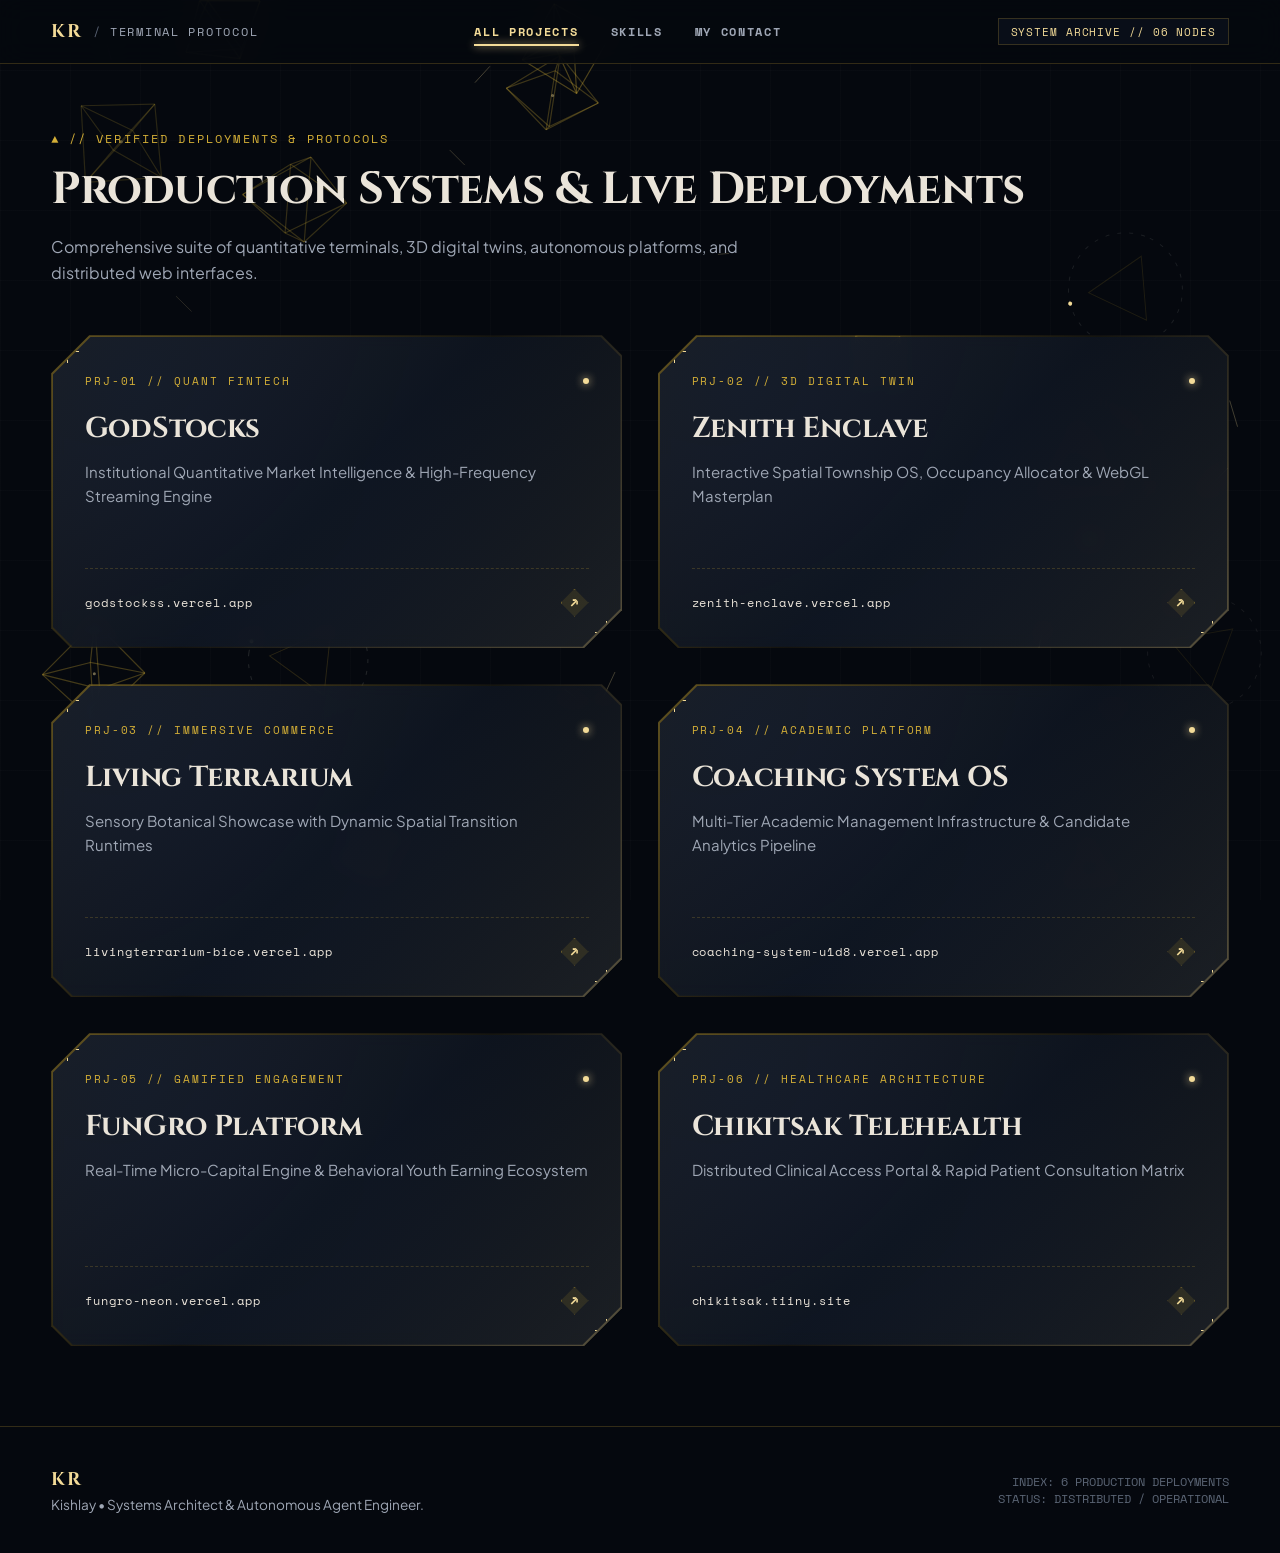
<file: projects.html>
<!DOCTYPE html>
<html lang="en">
<head>
  <meta charset="UTF-8" />
  <meta name="viewport" content="width=device-width, initial-scale=1.0" />
  <title>Production Projects — Kishlay</title>
  <link rel="preconnect" href="https://fonts.googleapis.com" />
  <link rel="preconnect" href="https://fonts.gstatic.com" crossorigin />
  <link href="https://fonts.googleapis.com/css2?family=Cinzel:wght@600;700;800&family=Plus+Jakarta+Sans:wght@300;400;500;600;700&family=Space+Mono:ital,wght@0,400;0,700;1,400&display=swap" rel="stylesheet" />

  <style>
    :root {
      --navy-deep: #05080e;
      --navy-card: rgba(11, 17, 29, 0.78);
      --navy-hover: rgba(17, 26, 44, 0.92);
      --navy-border: rgba(212, 175, 55, 0.22);
      
      --gold-primary: #d4af37;
      --gold-bright: #f3db98;
      
      --beige-text: #eae4d9;
      --beige-muted: #9fa7b5;
      --slate-dim: #5a6474;

      --font-serif: 'Cinzel', serif;
      --font-sans: 'Plus Jakarta Sans', system-ui, sans-serif;
      --font-mono: 'Space Mono', monospace;
    }

    *, *::before, *::after {
      box-sizing: border-box;
      margin: 0;
      padding: 0;
    }

    html, body {
      background-color: var(--navy-deep);
      color: var(--beige-text);
      font-family: var(--font-sans);
      min-height: 100vh;
      overflow-x: hidden;
    }

    /* Constantly Moving Canvas Layer */
    #kineticCanvas {
      position: fixed;
      inset: 0;
      z-index: 0;
      pointer-events: none;
    }

    /* Ambient Coordinate Grid */
    .bg-grid {
      position: fixed;
      inset: 0;
      pointer-events: none;
      background-image: 
        linear-gradient(to right, rgba(234, 228, 217, 0.02) 1px, transparent 1px),
        linear-gradient(to bottom, rgba(234, 228, 217, 0.02) 1px, transparent 1px);
      background-size: 70px 70px;
      z-index: 1;
    }

    /* Masthead Navigation */
    .masthead {
      position: fixed;
      top: 0;
      left: 0;
      right: 0;
      height: 64px;
      padding: 0 4vw;
      display: flex;
      align-items: center;
      justify-content: space-between;
      background: rgba(5, 8, 14, 0.88);
      backdrop-filter: blur(14px);
      -webkit-backdrop-filter: blur(14px);
      border-bottom: 1px solid var(--navy-border);
      z-index: 50;
      font-family: var(--font-mono);
      font-size: 0.78rem;
    }

    .brand-group {
      display: flex;
      align-items: center;
      gap: 10px;
      text-decoration: none;
    }

    .brand-monogram {
      font-family: var(--font-serif);
      font-size: 1.15rem;
      font-weight: 700;
      color: var(--gold-bright);
      letter-spacing: 0.1em;
    }

    .brand-sep { color: var(--slate-dim); }
    .brand-descriptor { color: var(--beige-muted); letter-spacing: 0.15em; font-size: 0.72rem; }

    .masthead-nav {
      display: flex;
      align-items: center;
      gap: 32px;
    }

    .nav-link {
      color: var(--beige-muted);
      text-decoration: none;
      font-family: var(--font-mono);
      font-size: 0.75rem;
      font-weight: 600;
      letter-spacing: 0.14em;
      padding: 6px 0;
      position: relative;
      transition: color 0.25s ease;
    }

    .nav-link:hover, .nav-link.active {
      color: var(--gold-bright);
    }

    .nav-link.active::after {
      content: '';
      position: absolute;
      bottom: 0;
      left: 0;
      width: 100%;
      height: 2px;
      background: var(--gold-bright);
      box-shadow: 0 0 8px var(--gold-bright);
    }

    .telemetry-pill {
      padding: 4px 12px;
      background: #090e18;
      border: 1px solid var(--navy-border);
      color: var(--gold-bright);
      font-size: 0.7rem;
      letter-spacing: 0.08em;
      font-family: var(--font-mono);
    }

    /* Page Content Stage */
    .projects-container {
      position: relative;
      z-index: 2;
      max-width: 1320px;
      margin: 0 auto;
      padding: 130px 4vw 80px;
    }

    .section-badge {
      font-family: var(--font-mono);
      font-size: 0.75rem;
      color: var(--gold-primary);
      letter-spacing: 0.18em;
      margin-bottom: 12px;
      display: flex;
      align-items: center;
      gap: 8px;
    }

    .section-title {
      font-family: var(--font-serif);
      font-size: 2.8rem;
      color: var(--beige-text);
      letter-spacing: -0.01em;
      margin-bottom: 14px;
    }

    .section-desc {
      font-size: 1rem;
      line-height: 1.6;
      color: var(--beige-muted);
      max-width: 720px;
      margin-bottom: 50px;
    }

    /* ============================================================
       NON-BASIC GEOMETRIC PRISM CARDS (Asymmetrical Decagon Cutouts)
       ============================================================ */
    .poly-grid {
      display: grid;
      grid-template-columns: repeat(auto-fit, minmax(380px, 1fr));
      gap: 36px;
    }

    .poly-wrap {
      position: relative;
      clip-path: polygon(
        38px 0%,
        calc(100% - 20px) 0%,
        100% 20px,
        100% calc(100% - 38px),
        calc(100% - 38px) 100%,
        20px 100%,
        0% calc(100% - 20px),
        0% 38px
      );
      background: linear-gradient(135deg, rgba(212, 175, 55, 0.45) 0%, rgba(212, 175, 55, 0.08) 50%, rgba(243, 219, 152, 0.35) 100%);
      padding: 1.5px;
      backdrop-filter: blur(8px);
      -webkit-backdrop-filter: blur(8px);
      transition: transform 0.35s cubic-bezier(0.16, 1, 0.3, 1), box-shadow 0.35s ease;
    }

    .poly-wrap:hover {
      transform: translateY(-8px);
      box-shadow: 0 20px 45px rgba(0, 0, 0, 0.8), 0 0 35px rgba(212, 175, 55, 0.25);
    }

    .poly-card {
      position: relative;
      background: radial-gradient(circle at 15% 15%, var(--navy-hover), var(--navy-card) 85%);
      clip-path: polygon(
        38px 0%,
        calc(100% - 20px) 0%,
        100% 20px,
        100% calc(100% - 38px),
        calc(100% - 38px) 100%,
        20px 100%,
        0% calc(100% - 20px),
        0% 38px
      );
      padding: 36px 32px 30px;
      display: flex;
      flex-direction: column;
      justify-content: space-between;
      min-height: 310px;
    }

    .crosshair-tl {
      position: absolute;
      top: 14px;
      left: 14px;
      width: 12px;
      height: 12px;
      border-top: 1.5px solid var(--gold-bright);
      border-left: 1.5px solid var(--gold-bright);
      pointer-events: none;
    }

    .crosshair-br {
      position: absolute;
      bottom: 14px;
      right: 14px;
      width: 12px;
      height: 12px;
      border-bottom: 1.5px solid var(--gold-bright);
      border-right: 1.5px solid var(--gold-bright);
      pointer-events: none;
    }

    .card-meta-row {
      display: flex;
      justify-content: space-between;
      align-items: center;
      margin-bottom: 20px;
    }

    .card-protocol {
      font-family: var(--font-mono);
      font-size: 0.68rem;
      letter-spacing: 0.18em;
      color: var(--gold-primary);
    }

    .card-pulse-node {
      width: 6px;
      height: 6px;
      border-radius: 50%;
      background: var(--gold-bright);
      box-shadow: 0 0 8px var(--gold-bright);
    }

    .card-title {
      font-family: var(--font-serif);
      font-size: 1.8rem;
      font-weight: 700;
      color: var(--beige-text);
      margin-bottom: 12px;
      letter-spacing: -0.01em;
      transition: color 0.25s ease;
    }

    .poly-wrap:hover .card-title {
      color: var(--gold-bright);
    }

    .card-subtitle {
      font-size: 0.94rem;
      line-height: 1.6;
      color: var(--beige-muted);
      margin-bottom: 24px;
    }

    .card-link-strip {
      padding-top: 20px;
      border-top: 1px dashed rgba(212, 175, 55, 0.2);
    }

    .poly-url-link {
      display: inline-flex;
      align-items: center;
      justify-content: space-between;
      width: 100%;
      text-decoration: none !important;
      font-family: var(--font-mono);
      font-size: 0.78rem;
      letter-spacing: 0.08em;
      transition: all 0.25s ease;
    }

    .poly-url-link .url-label {
      color: var(--beige-text) !important;
      transition: color 0.25s ease;
    }

    .poly-url-link:hover .url-label {
      color: var(--gold-bright) !important;
      text-shadow: 0 0 8px rgba(243, 219, 152, 0.4);
    }

    .diamond-arrow {
      display: inline-flex;
      align-items: center;
      justify-content: center;
      width: 28px;
      height: 28px;
      background: rgba(212, 175, 55, 0.12);
      border: 1px solid rgba(212, 175, 55, 0.35);
      clip-path: polygon(50% 0%, 100% 50%, 50% 100%, 0% 50%);
      color: var(--gold-bright);
      font-size: 0.85rem;
      font-weight: 700;
      transition: all 0.25s ease;
    }

    .poly-url-link:hover .diamond-arrow {
      background: var(--gold-primary);
      color: #04070c;
      transform: translate(3px, -3px);
      box-shadow: 0 0 12px var(--gold-bright);
    }

    .terminal-footer {
      border-top: 1px solid var(--navy-border);
      padding: 40px 4vw;
      display: flex;
      justify-content: space-between;
      align-items: center;
      background: var(--navy-deep);
      position: relative;
      z-index: 2;
    }

    .footer-left p {
      font-size: 0.85rem;
      color: var(--beige-muted);
      margin-top: 4px;
    }

    .footer-right {
      font-family: var(--font-mono);
      font-size: 0.72rem;
      color: var(--slate-dim);
      text-align: right;
    }

    @media (max-width: 768px) {
      .masthead-nav { display: none; }
      .section-title { font-size: 2.2rem; }
      .poly-grid { grid-template-columns: 1fr; }
      .terminal-footer { flex-direction: column; gap: 16px; text-align: center; }
      .footer-right { text-align: center; }
    }
  </style>
</head>
<body>

  <!-- Dynamic Constantly Moving Geometric Object Canvas -->
  <canvas id="kineticCanvas"></canvas>
  <div class="bg-grid"></div>

  <!-- Masthead Bar -->
  <header class="masthead">
    <a href="index.html" class="brand-group">
      <span class="brand-monogram">KR</span>
      <span class="brand-sep">/</span>
      <span class="brand-descriptor">TERMINAL PROTOCOL</span>
    </a>

    <nav class="masthead-nav">
      <a href="projects.html" class="nav-link active">ALL PROJECTS</a>
      <a href="skills.html" class="nav-link">SKILLS</a>
      <a href="contact.html" class="nav-link">MY CONTACT</a>
    </nav>

    <div class="telemetry-pill">SYSTEM ARCHIVE // 06 NODES</div>
  </header>

  <!-- Projects Stage -->
  <main class="projects-container">
    <div class="section-badge">
      <span>▲</span> // VERIFIED DEPLOYMENTS & PROTOCOLS
    </div>
    <h1 class="section-title">Production Systems & Live Deployments</h1>
    <p class="section-desc">
      Comprehensive suite of quantitative terminals, 3D digital twins, autonomous platforms, and distributed web interfaces.
    </p>

    <!-- 6 Asymmetrical Polygonal Geometry Cards -->
    <div class="poly-grid">

      <!-- 01: GodStocks -->
      <div class="poly-wrap">
        <div class="poly-card">
          <div class="crosshair-tl"></div>
          <div class="crosshair-br"></div>
          <div>
            <div class="card-meta-row">
              <span class="card-protocol">PRJ-01 // QUANT FINTECH</span>
              <span class="card-pulse-node"></span>
            </div>
            <h2 class="card-title">GodStocks</h2>
            <p class="card-subtitle">Institutional Quantitative Market Intelligence & High-Frequency Streaming Engine</p>
          </div>
          <div class="card-link-strip">
            <a href="https://godstockss.vercel.app/" target="_blank" rel="noopener noreferrer" class="poly-url-link">
              <span class="url-label">godstockss.vercel.app</span>
              <span class="diamond-arrow">↗</span>
            </a>
          </div>
        </div>
      </div>

      <!-- 02: Zenith Enclave -->
      <div class="poly-wrap">
        <div class="poly-card">
          <div class="crosshair-tl"></div>
          <div class="crosshair-br"></div>
          <div>
            <div class="card-meta-row">
              <span class="card-protocol">PRJ-02 // 3D DIGITAL TWIN</span>
              <span class="card-pulse-node"></span>
            </div>
            <h2 class="card-title">Zenith Enclave</h2>
            <p class="card-subtitle">Interactive Spatial Township OS, Occupancy Allocator & WebGL Masterplan</p>
          </div>
          <div class="card-link-strip">
            <a href="https://zenith-enclave.vercel.app/" target="_blank" rel="noopener noreferrer" class="poly-url-link">
              <span class="url-label">zenith-enclave.vercel.app</span>
              <span class="diamond-arrow">↗</span>
            </a>
          </div>
        </div>
      </div>

      <!-- 03: Living Terrarium -->
      <div class="poly-wrap">
        <div class="poly-card">
          <div class="crosshair-tl"></div>
          <div class="crosshair-br"></div>
          <div>
            <div class="card-meta-row">
              <span class="card-protocol">PRJ-03 // IMMERSIVE COMMERCE</span>
              <span class="card-pulse-node"></span>
            </div>
            <h2 class="card-title">Living Terrarium</h2>
            <p class="card-subtitle">Sensory Botanical Showcase with Dynamic Spatial Transition Runtimes</p>
          </div>
          <div class="card-link-strip">
            <a href="https://livingterrarium-bice.vercel.app/" target="_blank" rel="noopener noreferrer" class="poly-url-link">
              <span class="url-label">livingterrarium-bice.vercel.app</span>
              <span class="diamond-arrow">↗</span>
            </a>
          </div>
        </div>
      </div>

      <!-- 04: Coaching System -->
      <div class="poly-wrap">
        <div class="poly-card">
          <div class="crosshair-tl"></div>
          <div class="crosshair-br"></div>
          <div>
            <div class="card-meta-row">
              <span class="card-protocol">PRJ-04 // ACADEMIC PLATFORM</span>
              <span class="card-pulse-node"></span>
            </div>
            <h2 class="card-title">Coaching System OS</h2>
            <p class="card-subtitle">Multi-Tier Academic Management Infrastructure & Candidate Analytics Pipeline</p>
          </div>
          <div class="card-link-strip">
            <a href="https://coaching-system-u1d8.vercel.app/" target="_blank" rel="noopener noreferrer" class="poly-url-link">
              <span class="url-label">coaching-system-u1d8.vercel.app</span>
              <span class="diamond-arrow">↗</span>
            </a>
          </div>
        </div>
      </div>

      <!-- 05: FunGro -->
      <div class="poly-wrap">
        <div class="poly-card">
          <div class="crosshair-tl"></div>
          <div class="crosshair-br"></div>
          <div>
            <div class="card-meta-row">
              <span class="card-protocol">PRJ-05 // GAMIFIED ENGAGEMENT</span>
              <span class="card-pulse-node"></span>
            </div>
            <h2 class="card-title">FunGro Platform</h2>
            <p class="card-subtitle">Real-Time Micro-Capital Engine & Behavioral Youth Earning Ecosystem</p>
          </div>
          <div class="card-link-strip">
            <a href="https://fungro-neon.vercel.app/index.html#" target="_blank" rel="noopener noreferrer" class="poly-url-link">
              <span class="url-label">fungro-neon.vercel.app</span>
              <span class="diamond-arrow">↗</span>
            </a>
          </div>
        </div>
      </div>

      <!-- 06: Chikitsak -->
      <div class="poly-wrap">
        <div class="poly-card">
          <div class="crosshair-tl"></div>
          <div class="crosshair-br"></div>
          <div>
            <div class="card-meta-row">
              <span class="card-protocol">PRJ-06 // HEALTHCARE ARCHITECTURE</span>
              <span class="card-pulse-node"></span>
            </div>
            <h2 class="card-title">Chikitsak Telehealth</h2>
            <p class="card-subtitle">Distributed Clinical Access Portal & Rapid Patient Consultation Matrix</p>
          </div>
          <div class="card-link-strip">
            <a href="https://chikitsak.tiiny.site/" target="_blank" rel="noopener noreferrer" class="poly-url-link">
              <span class="url-label">chikitsak.tiiny.site</span>
              <span class="diamond-arrow">↗</span>
            </a>
          </div>
        </div>
      </div>

    </div>
  </main>

  <!-- Footer -->
  <footer class="terminal-footer">
    <div class="footer-left">
      <span class="brand-monogram">KR</span>
      <p>Kishlay &bull; Systems Architect & Autonomous Agent Engineer.</p>
    </div>
    <div class="footer-right">
      <span>INDEX: 6 PRODUCTION DEPLOYMENTS</span><br />
      <span>STATUS: DISTRIBUTED / OPERATIONAL</span>
    </div>
  </footer>

  <!-- ============================================================
       CONTINUOUSLY MOVING 3D GEOMETRIC OBJECT ENGINE
       ============================================================ -->
  <script>
    (() => {
      const canvas = document.getElementById('kineticCanvas');
      const ctx = canvas.getContext('2d');
      let w, h;

      function resize() {
        w = canvas.width = window.innerWidth;
        h = canvas.height = window.innerHeight;
      }
      window.addEventListener('resize', resize);
      resize();

      // 3D Point Rotation & Projection Helpers
      function rotateX(p, a) {
        const cos = Math.cos(a), sin = Math.sin(a);
        return { x: p.x, y: p.y * cos - p.z * sin, z: p.y * sin + p.z * cos };
      }
      function rotateY(p, a) {
        const cos = Math.cos(a), sin = Math.sin(a);
        return { x: p.x * cos + p.z * sin, y: p.y, z: -p.x * sin + p.z * cos };
      }
      function rotateZ(p, a) {
        const cos = Math.cos(a), sin = Math.sin(a);
        return { x: p.x * cos - p.y * sin, y: p.x * sin + p.y * cos, z: p.z };
      }

      /* 1. Tumbling 3D Octahedron Wireframes */
      class Octahedron3D {
        constructor() {
          this.init(true);
        }
        init(randomY = false) {
          this.x = Math.random() * w;
          this.y = randomY ? Math.random() * h : (Math.random() > 0.5 ? -60 : h + 60);
          this.z = Math.random() * 200 + 100;
          this.size = Math.random() * 25 + 30;

          // Continuous autonomous movement speeds
          this.vx = (Math.random() - 0.5) * 1.4;
          this.vy = (Math.random() - 0.5) * 1.4;
          if (Math.abs(this.vx) < 0.3) this.vx = 0.5;
          if (Math.abs(this.vy) < 0.3) this.vy = -0.5;

          // 3D rotation angles & velocities
          this.rx = Math.random() * Math.PI;
          this.ry = Math.random() * Math.PI;
          this.rz = Math.random() * Math.PI;
          this.drx = (Math.random() - 0.5) * 0.025;
          this.dry = (Math.random() - 0.5) * 0.03;
          this.drz = (Math.random() - 0.5) * 0.02;

          this.alpha = Math.random() * 0.25 + 0.12;

          // Canonical Octahedron 6 vertices
          this.baseVertices = [
            { x: 1, y: 0, z: 0 },
            { x: -1, y: 0, z: 0 },
            { x: 0, y: 1, z: 0 },
            { x: 0, y: -1, z: 0 },
            { x: 0, y: 0, z: 1 },
            { x: 0, y: 0, z: -1 }
          ];

          // 12 connecting edges
          this.edges = [
            [0,2], [2,1], [1,3], [3,0],
            [0,4], [1,4], [2,4], [3,4],
            [0,5], [1,5], [2,5], [3,5]
          ];
        }

        update() {
          this.x += this.vx;
          this.y += this.vy;
          this.rx += this.drx;
          this.ry += this.dry;
          this.rz += this.drz;

          // Seamless edge bouncing/wrapping
          if (this.x < -80) this.x = w + 80;
          if (this.x > w + 80) this.x = -80;
          if (this.y < -80) this.y = h + 80;
          if (this.y > h + 80) this.y = -80;
        }

        draw() {
          const transformed = this.baseVertices.map(v => {
            let p = { x: v.x * this.size, y: v.y * this.size, z: v.z * this.size };
            p = rotateX(p, this.rx);
            p = rotateY(p, this.ry);
            p = rotateZ(p, this.rz);
            // Perspective project
            const fov = 350;
            const scale = fov / (fov + p.z);
            return {
              x: this.x + p.x * scale,
              y: this.y + p.y * scale
            };
          });

          ctx.save();
          ctx.strokeStyle = `rgba(212, 175, 55, ${this.alpha})`;
          ctx.lineWidth = 1.2;

          for (let [i, j] of this.edges) {
            ctx.beginPath();
            ctx.moveTo(transformed[i].x, transformed[i].y);
            ctx.lineTo(transformed[j].x, transformed[j].y);
            ctx.stroke();
          }

          // Central coordinate core point
          ctx.fillStyle = `rgba(243, 219, 152, ${this.alpha * 1.5})`;
          ctx.beginPath();
          ctx.arc(this.x, this.y, 1.5, 0, Math.PI * 2);
          ctx.fill();

          ctx.restore();
        }
      }

      /* 2. Floating Concentric Gyro / Radar Rings */
      class GyroRing {
        constructor() {
          this.x = Math.random() * w;
          this.y = Math.random() * h;
          this.radius = Math.random() * 40 + 35;
          this.vx = (Math.random() - 0.5) * 0.8;
          this.vy = (Math.random() - 0.5) * 0.8;
          this.angle = Math.random() * Math.PI * 2;
          this.rotSpeed = (Math.random() - 0.5) * 0.015;
          this.alpha = Math.random() * 0.18 + 0.06;
        }

        update() {
          this.x += this.vx;
          this.y += this.vy;
          this.angle += this.rotSpeed;

          if (this.x < -100) this.x = w + 100;
          if (this.x > w + 100) this.x = -100;
          if (this.y < -100) this.y = h + 100;
          if (this.y > h + 100) this.y = -100;
        }

        draw() {
          ctx.save();
          ctx.translate(this.x, this.y);
          ctx.rotate(this.angle);

          // Outer dashed telemetry orbit
          ctx.strokeStyle = `rgba(234, 228, 217, ${this.alpha * 0.8})`;
          ctx.lineWidth = 1;
          ctx.setLineDash([4, 8]);
          ctx.beginPath();
          ctx.arc(0, 0, this.radius, 0, Math.PI * 2);
          ctx.stroke();
          ctx.setLineDash([]);

          // Inner rotating triangle
          ctx.strokeStyle = `rgba(212, 175, 55, ${this.alpha})`;
          ctx.beginPath();
          for (let i = 0; i < 3; i++) {
            const a = (i * 2 * Math.PI) / 3;
            const px = Math.cos(a) * (this.radius * 0.65);
            const py = Math.sin(a) * (this.radius * 0.65);
            if (i === 0) ctx.moveTo(px, py);
            else ctx.lineTo(px, py);
          }
          ctx.closePath();
          ctx.stroke();

          // Orbiting marker bead
          const ox = Math.cos(this.angle * 2) * this.radius;
          const oy = Math.sin(this.angle * 2) * this.radius;
          ctx.fillStyle = '#f3db98';
          ctx.beginPath();
          ctx.arc(ox, oy, 2, 0, Math.PI * 2);
          ctx.fill();

          ctx.restore();
        }
      }

      /* 3. Fast Kinetic Vector Streaks */
      class KineticStreak {
        constructor() {
          this.reset();
        }
        reset() {
          this.x = Math.random() * w;
          this.y = Math.random() * h;
          this.len = Math.random() * 50 + 25;
          const angle = Math.random() * Math.PI * 2;
          const speed = Math.random() * 2.5 + 1.2;
          this.vx = Math.cos(angle) * speed;
          this.vy = Math.sin(angle) * speed;
          this.alpha = Math.random() * 0.25 + 0.08;
        }
        update() {
          this.x += this.vx;
          this.y += this.vy;
          if (this.x < -80 || this.x > w + 80 || this.y < -80 || this.y > h + 80) {
            this.reset();
          }
        }
        draw() {
          ctx.save();
          ctx.strokeStyle = `rgba(243, 219, 152, ${this.alpha})`;
          ctx.lineWidth = 1;
          ctx.beginPath();
          ctx.moveTo(this.x, this.y);
          ctx.lineTo(this.x - this.vx * 8, this.y - this.vy * 8);
          ctx.stroke();
          ctx.restore();
        }
      }

      // Initialize object pools
      const octahedrons = Array.from({ length: 8 }, () => new Octahedron3D());
      const gyros = Array.from({ length: 5 }, () => new GyroRing());
      const streaks = Array.from({ length: 18 }, () => new KineticStreak());

      // Continuous Execution Loop
      function renderLoop() {
        ctx.clearRect(0, 0, w, h);

        // Constantly update and draw kinetic elements
        for (let streak of streaks) {
          streak.update();
          streak.draw();
        }

        for (let gyro of gyros) {
          gyro.update();
          gyro.draw();
        }

        for (let octa of octahedrons) {
          octa.update();
          octa.draw();
        }

        requestAnimationFrame(renderLoop);
      }
      renderLoop();
    })();
  </script>

</body>
</html>
</file>
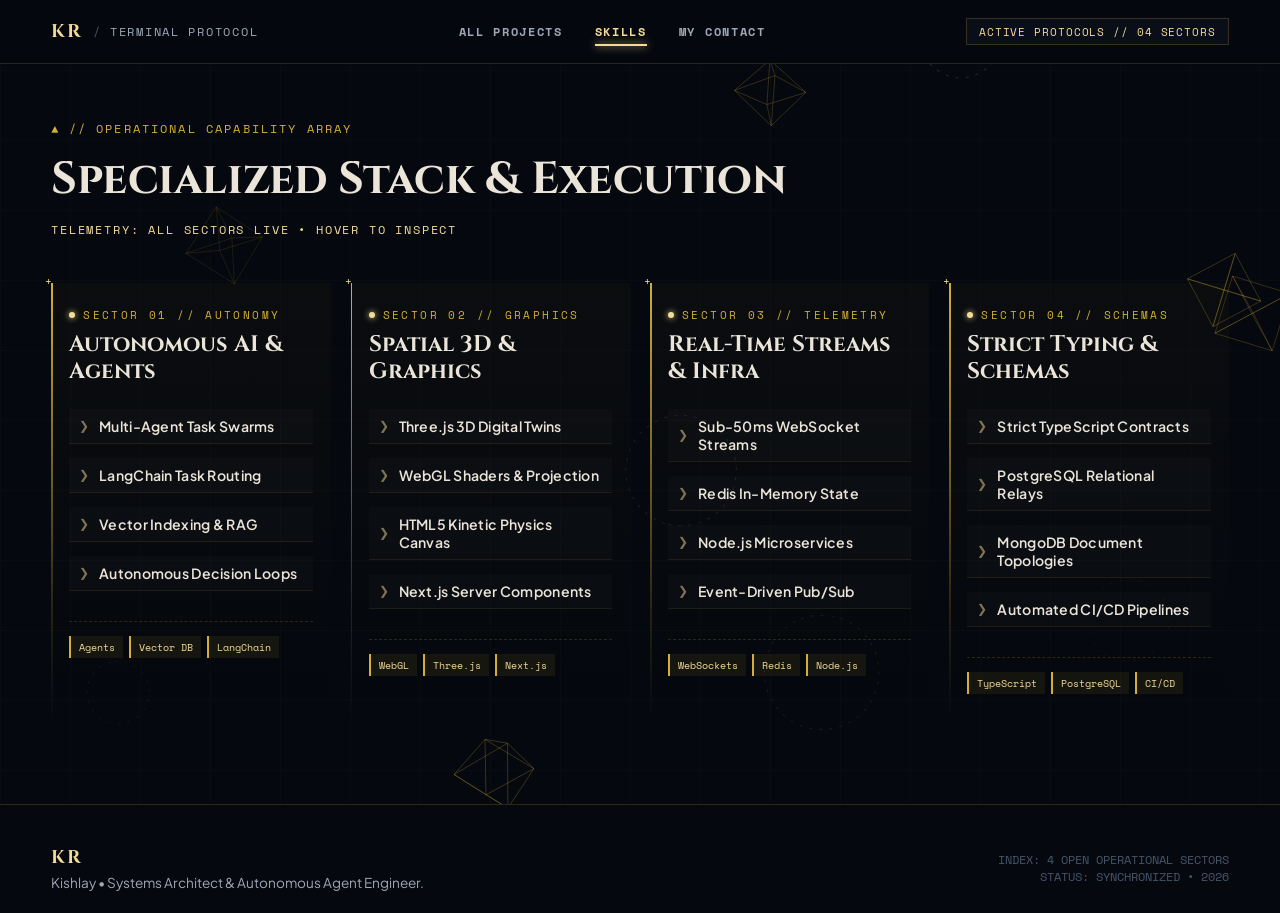
<file: skills.html>
<!DOCTYPE html>
<html lang="en">
<head>
  <meta charset="UTF-8" />
  <meta name="viewport" content="width=device-width, initial-scale=1.0" />
  <title>Capabilities Matrix — Kishlay</title>
  <link rel="preconnect" href="https://fonts.googleapis.com" />
  <link rel="preconnect" href="https://fonts.gstatic.com" crossorigin />
  <link href="https://fonts.googleapis.com/css2?family=Cinzel:wght@600;700;800&family=Plus+Jakarta+Sans:wght@400;500;600;700&family=Space+Mono:ital,wght@0,400;0,700;1,400&display=swap" rel="stylesheet" />

  <style>
    :root {
      --navy-deep: #05080e;
      --navy-scan: rgba(9, 14, 24, 0.7);
      --gold-primary: #d4af37;
      --gold-bright: #f3db98;
      --gold-faint: rgba(212, 175, 55, 0.12);
      --beige-text: #eae4d9;
      --beige-muted: #9fa7b5;
      --slate-dim: #475569;
      --font-serif: 'Cinzel', serif;
      --font-sans: 'Plus Jakarta Sans', system-ui, sans-serif;
      --font-mono: 'Space Mono', monospace;
    }

    *, *::before, *::after {
      box-sizing: border-box;
      margin: 0;
      padding: 0;
    }

    html, body {
      background-color: var(--navy-deep);
      color: var(--beige-text);
      font-family: var(--font-sans);
      min-height: 100vh;
      overflow-x: hidden;
    }

    /* Ambient Moving Canvas */
    #kineticCanvas {
      position: fixed;
      inset: 0;
      z-index: 0;
      pointer-events: none;
    }

    .bg-grid {
      position: fixed;
      inset: 0;
      pointer-events: none;
      background-image: 
        linear-gradient(to right, rgba(234, 228, 217, 0.02) 1px, transparent 1px),
        linear-gradient(to bottom, rgba(234, 228, 217, 0.02) 1px, transparent 1px);
      background-size: 70px 70px;
      z-index: 1;
    }

    /* Masthead Navigation */
    .masthead {
      position: fixed;
      top: 0;
      left: 0;
      right: 0;
      height: 64px;
      padding: 0 4vw;
      display: flex;
      align-items: center;
      justify-content: space-between;
      background: rgba(5, 8, 14, 0.92);
      backdrop-filter: blur(14px);
      border-bottom: 1px solid rgba(212, 175, 55, 0.18);
      z-index: 50;
      font-family: var(--font-mono);
      font-size: 0.78rem;
    }

    .brand-group {
      display: flex;
      align-items: center;
      gap: 10px;
      text-decoration: none;
    }

    .brand-monogram {
      font-family: var(--font-serif);
      font-size: 1.15rem;
      font-weight: 700;
      color: var(--gold-bright);
      letter-spacing: 0.1em;
    }

    .brand-sep { color: var(--slate-dim); }
    .brand-descriptor { color: var(--beige-muted); letter-spacing: 0.15em; font-size: 0.72rem; }

    .masthead-nav {
      display: flex;
      align-items: center;
      gap: 32px;
    }

    .nav-link {
      color: var(--beige-muted);
      text-decoration: none;
      font-family: var(--font-mono);
      font-size: 0.75rem;
      font-weight: 600;
      letter-spacing: 0.14em;
      padding: 6px 0;
      position: relative;
      transition: color 0.25s ease;
    }

    .nav-link:hover, .nav-link.active {
      color: var(--gold-bright);
    }

    .nav-link.active::after {
      content: '';
      position: absolute;
      bottom: 0;
      left: 0;
      width: 100%;
      height: 2px;
      background: var(--gold-bright);
      box-shadow: 0 0 8px var(--gold-bright);
    }

    .telemetry-pill {
      padding: 4px 12px;
      background: #090e18;
      border: 1px solid rgba(212, 175, 55, 0.22);
      color: var(--gold-bright);
      font-size: 0.7rem;
      letter-spacing: 0.08em;
      font-family: var(--font-mono);
    }

    /* Container Stage */
    .skills-stage {
      position: relative;
      z-index: 2;
      max-width: 1360px;
      margin: 0 auto;
      padding: 120px 4vw 80px;
    }

    .hud-meta-header {
      margin-bottom: 45px;
    }

    .section-badge {
      font-family: var(--font-mono);
      font-size: 0.75rem;
      color: var(--gold-primary);
      letter-spacing: 0.18em;
      margin-bottom: 12px;
      display: flex;
      align-items: center;
      gap: 8px;
    }

    .section-title {
      font-family: var(--font-serif);
      font-size: 2.8rem;
      color: var(--beige-text);
      letter-spacing: -0.01em;
      margin-bottom: 10px;
    }

    .hud-live-coords {
      font-family: var(--font-mono);
      font-size: 0.76rem;
      color: var(--gold-bright);
      letter-spacing: 0.15em;
    }

    /* ============================================================
       ZERO-BOX ARCHITECTURE: INTERACTIVE HOLOGRAPHIC LASER RAILS
       ============================================================ */
    .hud-rail-array {
      display: grid;
      grid-template-columns: repeat(4, 1fr);
      gap: 20px;
      position: relative;
    }

    /* Open Laser Rail Column (No card borders) */
    .laser-rail {
      position: relative;
      padding: 24px 18px 30px;
      background: linear-gradient(180deg, rgba(212, 175, 55, 0.03) 0%, transparent 100%);
      transition: all 0.35s cubic-bezier(0.16, 1, 0.3, 1);
      cursor: crosshair;
    }

    /* Left Boundary Laser Ray */
    .laser-rail::before {
      content: '';
      position: absolute;
      top: 0;
      bottom: 0;
      left: 0;
      width: 1.5px;
      background: linear-gradient(180deg, var(--gold-primary) 0%, rgba(212, 175, 55, 0.15) 75%, transparent 100%);
      transition: all 0.3s ease;
    }

    /* Corner Crosshairs (+) instead of boxes */
    .rail-crosshair {
      position: absolute;
      top: -6px;
      left: -6px;
      font-family: var(--font-mono);
      font-size: 11px;
      color: var(--gold-bright);
      line-height: 1;
      pointer-events: none;
      transition: transform 0.3s ease, color 0.3s ease;
    }

    /* Rail Header & Sector Code */
    .rail-sector-code {
      font-family: var(--font-mono);
      font-size: 0.68rem;
      letter-spacing: 0.22em;
      color: var(--gold-primary);
      margin-bottom: 8px;
      display: flex;
      align-items: center;
      gap: 8px;
    }

    .rail-pulse-dot {
      width: 6px;
      height: 6px;
      border-radius: 50%;
      background: var(--gold-bright);
      box-shadow: 0 0 6px var(--gold-bright);
      transition: transform 0.3s ease;
    }

    .rail-heading {
      font-family: var(--font-serif);
      font-size: 1.4rem;
      font-weight: 700;
      color: var(--beige-text);
      line-height: 1.2;
      margin-bottom: 24px;
      min-height: 52px;
      transition: color 0.25s ease;
    }

    /* Short, Crisp Points List */
    .rail-spec-list {
      list-style: none;
      display: flex;
      flex-direction: column;
      gap: 14px;
      margin-bottom: 30px;
    }

    .rail-spec-item {
      display: flex;
      align-items: center;
      gap: 10px;
      padding: 8px 10px;
      background: rgba(255, 255, 255, 0.015);
      border-bottom: 1px solid rgba(212, 175, 55, 0.1);
      transition: all 0.25s ease;
    }

    .spec-bracket {
      font-family: var(--font-mono);
      font-size: 0.72rem;
      color: var(--gold-bright);
      opacity: 0.5;
      transition: all 0.25s ease;
    }

    .spec-phrase {
      font-family: var(--font-sans);
      font-size: 0.88rem;
      font-weight: 600;
      color: var(--beige-text);
      letter-spacing: 0.02em;
      transition: color 0.25s ease;
    }

    /* Metric & Tag Strip */
    .rail-foot-tags {
      display: flex;
      flex-wrap: wrap;
      gap: 6px;
      padding-top: 14px;
      border-top: 1px dashed rgba(212, 175, 55, 0.18);
    }

    .foot-tag {
      font-family: var(--font-mono);
      font-size: 0.65rem;
      color: var(--gold-bright);
      padding: 3px 8px;
      background: rgba(212, 175, 55, 0.08);
      border-left: 2px solid var(--gold-primary);
    }

    /* ============================================================
       HOVER & SCANNING BEAM INTERACTION
       ============================================================ */
    .laser-rail:hover {
      background: linear-gradient(180deg, rgba(212, 175, 55, 0.09) 0%, rgba(9, 14, 24, 0.6) 100%);
      transform: translateY(-4px);
    }

    .laser-rail:hover::before {
      width: 3px;
      box-shadow: 0 0 16px var(--gold-bright);
    }

    .laser-rail:hover .rail-crosshair {
      transform: scale(1.4);
      color: #ffffff;
      text-shadow: 0 0 8px var(--gold-bright);
    }

    .laser-rail:hover .rail-heading {
      color: var(--gold-bright);
    }

    .laser-rail:hover .rail-pulse-dot {
      transform: scale(1.6);
      background: #ffffff;
      box-shadow: 0 0 10px var(--gold-bright);
    }

    .laser-rail:hover .rail-spec-item {
      background: rgba(212, 175, 55, 0.07);
      border-bottom-color: var(--gold-primary);
      transform: translateX(4px);
    }

    .laser-rail:hover .spec-bracket {
      opacity: 1;
      color: #ffffff;
    }

    /* Terminal Footer */
    .terminal-footer {
      border-top: 1px solid rgba(212, 175, 55, 0.18);
      padding: 40px 4vw;
      display: flex;
      justify-content: space-between;
      align-items: center;
      background: var(--navy-deep);
      position: relative;
      z-index: 2;
    }

    .footer-left p {
      font-size: 0.85rem;
      color: var(--beige-muted);
      margin-top: 4px;
    }

    .footer-right {
      font-family: var(--font-mono);
      font-size: 0.72rem;
      color: var(--slate-dim);
      text-align: right;
    }

    @media (max-width: 1024px) {
      .hud-rail-array { grid-template-columns: repeat(2, 1fr); gap: 30px; }
      .rail-heading { min-height: auto; }
    }

    @media (max-width: 640px) {
      .hud-rail-array { grid-template-columns: 1fr; }
      .masthead-nav { display: none; }
      .section-title { font-size: 2.2rem; }
      .terminal-footer { flex-direction: column; gap: 16px; text-align: center; }
      .footer-right { text-align: center; }
    }
  </style>
</head>
<body>

  <!-- Dynamic Constantly Moving 3D Kinetic Simulation -->
  <canvas id="kineticCanvas"></canvas>
  <div class="bg-grid"></div>

  <!-- Masthead Navigation -->
  <header class="masthead">
    <a href="index.html" class="brand-group">
      <span class="brand-monogram">KR</span>
      <span class="brand-sep">/</span>
      <span class="brand-descriptor">TERMINAL PROTOCOL</span>
    </a>

    <nav class="masthead-nav">
      <a href="projects.html" class="nav-link">ALL PROJECTS</a>
      <a href="skills.html" class="nav-link active">SKILLS</a>
      <a href="contact.html" class="nav-link">MY CONTACT</a>
    </nav>

    <div class="telemetry-pill">ACTIVE PROTOCOLS // 04 SECTORS</div>
  </header>

  <!-- Interactive HUD Stage -->
  <main class="skills-stage">
    <div class="hud-meta-header">
      <div class="section-badge">
        <span>▲</span> // OPERATIONAL CAPABILITY ARRAY
      </div>
      <h1 class="section-title">Specialized Stack & Execution</h1>
      <div class="hud-live-coords" id="statusTelemetry">TELEMETRY: ALL SECTORS LIVE &bull; HOVER TO INSPECT</div>
    </div>

    <!-- 4 Open Laser Rail Sectors (Zero Closed Boxes) -->
    <div class="hud-rail-array">

      <!-- Sector 01 -->
      <div class="laser-rail" data-sector="ALPHA // MULTI-AGENT SWARMS">
        <div class="rail-crosshair">+</div>
        <div class="rail-sector-code">
          <span class="rail-pulse-dot"></span>
          <span>SECTOR 01 // AUTONOMY</span>
        </div>
        <h2 class="rail-heading">Autonomous AI & Agents</h2>
        <ul class="rail-spec-list">
          <li class="rail-spec-item">
            <span class="spec-bracket">❯</span>
            <span class="spec-phrase">Multi-Agent Task Swarms</span>
          </li>
          <li class="rail-spec-item">
            <span class="spec-bracket">❯</span>
            <span class="spec-phrase">LangChain Task Routing</span>
          </li>
          <li class="rail-spec-item">
            <span class="spec-bracket">❯</span>
            <span class="spec-phrase">Vector Indexing & RAG</span>
          </li>
          <li class="rail-spec-item">
            <span class="spec-bracket">❯</span>
            <span class="spec-phrase">Autonomous Decision Loops</span>
          </li>
        </ul>
        <div class="rail-foot-tags">
          <span class="foot-tag">Agents</span>
          <span class="foot-tag">Vector DB</span>
          <span class="foot-tag">LangChain</span>
        </div>
      </div>

      <!-- Sector 02 -->
      <div class="laser-rail" data-sector="BETA // SPATIAL & 3D HARDWARE">
        <div class="rail-crosshair">+</div>
        <div class="rail-sector-code">
          <span class="rail-pulse-dot"></span>
          <span>SECTOR 02 // GRAPHICS</span>
        </div>
        <h2 class="rail-heading">Spatial 3D & Graphics</h2>
        <ul class="rail-spec-list">
          <li class="rail-spec-item">
            <span class="spec-bracket">❯</span>
            <span class="spec-phrase">Three.js 3D Digital Twins</span>
          </li>
          <li class="rail-spec-item">
            <span class="spec-bracket">❯</span>
            <span class="spec-phrase">WebGL Shaders & Projection</span>
          </li>
          <li class="rail-spec-item">
            <span class="spec-bracket">❯</span>
            <span class="spec-phrase">HTML5 Kinetic Physics Canvas</span>
          </li>
          <li class="rail-spec-item">
            <span class="spec-bracket">❯</span>
            <span class="spec-phrase">Next.js Server Components</span>
          </li>
        </ul>
        <div class="rail-foot-tags">
          <span class="foot-tag">WebGL</span>
          <span class="foot-tag">Three.js</span>
          <span class="foot-tag">Next.js</span>
        </div>
      </div>

      <!-- Sector 03 -->
      <div class="laser-rail" data-sector="GAMMA // SUB-50MS TELEMETRY">
        <div class="rail-crosshair">+</div>
        <div class="rail-sector-code">
          <span class="rail-pulse-dot"></span>
          <span>SECTOR 03 // TELEMETRY</span>
        </div>
        <h2 class="rail-heading">Real-Time Streams & Infra</h2>
        <ul class="rail-spec-list">
          <li class="rail-spec-item">
            <span class="spec-bracket">❯</span>
            <span class="spec-phrase">Sub-50ms WebSocket Streams</span>
          </li>
          <li class="rail-spec-item">
            <span class="spec-bracket">❯</span>
            <span class="spec-phrase">Redis In-Memory State</span>
          </li>
          <li class="rail-spec-item">
            <span class="spec-bracket">❯</span>
            <span class="spec-phrase">Node.js Microservices</span>
          </li>
          <li class="rail-spec-item">
            <span class="spec-bracket">❯</span>
            <span class="spec-phrase">Event-Driven Pub/Sub</span>
          </li>
        </ul>
        <div class="rail-foot-tags">
          <span class="foot-tag">WebSockets</span>
          <span class="foot-tag">Redis</span>
          <span class="foot-tag">Node.js</span>
        </div>
      </div>

      <!-- Sector 04 -->
      <div class="laser-rail" data-sector="DELTA // COMPILE-TIME CONTRACTS">
        <div class="rail-crosshair">+</div>
        <div class="rail-sector-code">
          <span class="rail-pulse-dot"></span>
          <span>SECTOR 04 // SCHEMAS</span>
        </div>
        <h2 class="rail-heading">Strict Typing & Schemas</h2>
        <ul class="rail-spec-list">
          <li class="rail-spec-item">
            <span class="spec-bracket">❯</span>
            <span class="spec-phrase">Strict TypeScript Contracts</span>
          </li>
          <li class="rail-spec-item">
            <span class="spec-bracket">❯</span>
            <span class="spec-phrase">PostgreSQL Relational Relays</span>
          </li>
          <li class="rail-spec-item">
            <span class="spec-bracket">❯</span>
            <span class="spec-phrase">MongoDB Document Topologies</span>
          </li>
          <li class="rail-spec-item">
            <span class="spec-bracket">❯</span>
            <span class="spec-phrase">Automated CI/CD Pipelines</span>
          </li>
        </ul>
        <div class="rail-foot-tags">
          <span class="foot-tag">TypeScript</span>
          <span class="foot-tag">PostgreSQL</span>
          <span class="foot-tag">CI/CD</span>
        </div>
      </div>

    </div>
  </main>

  <!-- Terminal Footer -->
  <footer class="terminal-footer">
    <div class="footer-left">
      <span class="brand-monogram">KR</span>
      <p>Kishlay &bull; Systems Architect & Autonomous Agent Engineer.</p>
    </div>
    <div class="footer-right">
      <span>INDEX: 4 OPEN OPERATIONAL SECTORS</span><br />
      <span>STATUS: SYNCHRONIZED &bull; 2026</span>
    </div>
  </footer>

  <!-- Live Telemetry Tracking & Kinetic 3D Canvas Engine -->
  <script>
    (() => {
      // 1. Live Interactive HUD Telemetry
      const statusTelemetry = document.getElementById('statusTelemetry');
      const rails = document.querySelectorAll('.laser-rail');

      rails.forEach(rail => {
        rail.addEventListener('mouseenter', () => {
          const sectorName = rail.getAttribute('data-sector');
          statusTelemetry.innerHTML = `TARGET LOCKED // SECTOR: <span style="color:#ffffff;">${sectorName}</span>`;
        });
        rail.addEventListener('mouseleave', () => {
          statusTelemetry.innerHTML = `TELEMETRY: ALL SECTORS LIVE &bull; HOVER TO INSPECT`;
        });
      });

      // 2. Kinetic 3D Octahedron & Gyro Background Engine
      const canvas = document.getElementById('kineticCanvas');
      const ctx = canvas.getContext('2d');
      let w, h;

      function resize() {
        w = canvas.width = window.innerWidth;
        h = canvas.height = window.innerHeight;
      }
      window.addEventListener('resize', resize);
      resize();

      function rotateX(p, a) {
        const cos = Math.cos(a), sin = Math.sin(a);
        return { x: p.x, y: p.y * cos - p.z * sin, z: p.y * sin + p.z * cos };
      }
      function rotateY(p, a) {
        const cos = Math.cos(a), sin = Math.sin(a);
        return { x: p.x * cos + p.z * sin, y: p.y, z: -p.x * sin + p.z * cos };
      }
      function rotateZ(p, a) {
        const cos = Math.cos(a), sin = Math.sin(a);
        return { x: p.x * cos - p.y * sin, y: p.x * sin + p.y * cos, z: p.z };
      }

      class Octahedron3D {
        constructor() { this.init(true); }
        init(randomY = false) {
          this.x = Math.random() * w;
          this.y = randomY ? Math.random() * h : (Math.random() > 0.5 ? -60 : h + 60);
          this.z = Math.random() * 200 + 100;
          this.size = Math.random() * 22 + 26;
          this.vx = (Math.random() - 0.5) * 1.2;
          this.vy = (Math.random() - 0.5) * 1.2;
          if (Math.abs(this.vx) < 0.2) this.vx = 0.4;
          if (Math.abs(this.vy) < 0.2) this.vy = -0.4;
          this.rx = Math.random() * Math.PI;
          this.ry = Math.random() * Math.PI;
          this.rz = Math.random() * Math.PI;
          this.drx = (Math.random() - 0.5) * 0.02;
          this.dry = (Math.random() - 0.5) * 0.025;
          this.drz = (Math.random() - 0.5) * 0.018;
          this.alpha = Math.random() * 0.2 + 0.08;

          this.baseVertices = [
            { x: 1, y: 0, z: 0 }, { x: -1, y: 0, z: 0 },
            { x: 0, y: 1, z: 0 }, { x: 0, y: -1, z: 0 },
            { x: 0, y: 0, z: 1 }, { x: 0, y: 0, z: -1 }
          ];

          this.edges = [
            [0,2], [2,1], [1,3], [3,0],
            [0,4], [1,4], [2,4], [3,4],
            [0,5], [1,5], [2,5], [3,5]
          ];
        }

        update() {
          this.x += this.vx;
          this.y += this.vy;
          this.rx += this.drx;
          this.ry += this.dry;
          this.rz += this.drz;
          if (this.x < -80) this.x = w + 80;
          if (this.x > w + 80) this.x = -80;
          if (this.y < -80) this.y = h + 80;
          if (this.y > h + 80) this.y = -80;
        }

        draw() {
          const transformed = this.baseVertices.map(v => {
            let p = { x: v.x * this.size, y: v.y * this.size, z: v.z * this.size };
            p = rotateX(p, this.rx);
            p = rotateY(p, this.ry);
            p = rotateZ(p, this.rz);
            const fov = 350;
            const scale = fov / (fov + p.z);
            return { x: this.x + p.x * scale, y: this.y + p.y * scale };
          });

          ctx.save();
          ctx.strokeStyle = `rgba(212, 175, 55, ${this.alpha})`;
          ctx.lineWidth = 1;
          for (let [i, j] of this.edges) {
            ctx.beginPath();
            ctx.moveTo(transformed[i].x, transformed[i].y);
            ctx.lineTo(transformed[j].x, transformed[j].y);
            ctx.stroke();
          }
          ctx.restore();
        }
      }

      class GyroRing {
        constructor() {
          this.x = Math.random() * w;
          this.y = Math.random() * h;
          this.radius = Math.random() * 35 + 30;
          this.vx = (Math.random() - 0.5) * 0.6;
          this.vy = (Math.random() - 0.5) * 0.6;
          this.angle = Math.random() * Math.PI * 2;
          this.rotSpeed = (Math.random() - 0.5) * 0.012;
          this.alpha = Math.random() * 0.15 + 0.05;
        }

        update() {
          this.x += this.vx;
          this.y += this.vy;
          this.angle += this.rotSpeed;
          if (this.x < -100) this.x = w + 100;
          if (this.x > w + 100) this.x = -100;
          if (this.y < -100) this.y = h + 100;
          if (this.y > h + 100) this.y = -100;
        }

        draw() {
          ctx.save();
          ctx.translate(this.x, this.y);
          ctx.rotate(this.angle);
          ctx.strokeStyle = `rgba(234, 228, 217, ${this.alpha * 0.7})`;
          ctx.lineWidth = 1;
          ctx.setLineDash([3, 7]);
          ctx.beginPath();
          ctx.arc(0, 0, this.radius, 0, Math.PI * 2);
          ctx.stroke();
          ctx.setLineDash([]);
          ctx.restore();
        }
      }

      const octahedrons = Array.from({ length: 7 }, () => new Octahedron3D());
      const gyros = Array.from({ length: 5 }, () => new GyroRing());

      function renderLoop() {
        ctx.clearRect(0, 0, w, h);
        for (let g of gyros) { g.update(); g.draw(); }
        for (let oct of octahedrons) { oct.update(); oct.draw(); }
        requestAnimationFrame(renderLoop);
      }
      renderLoop();
    })();
  </script>

</body>
</html>
</file>
